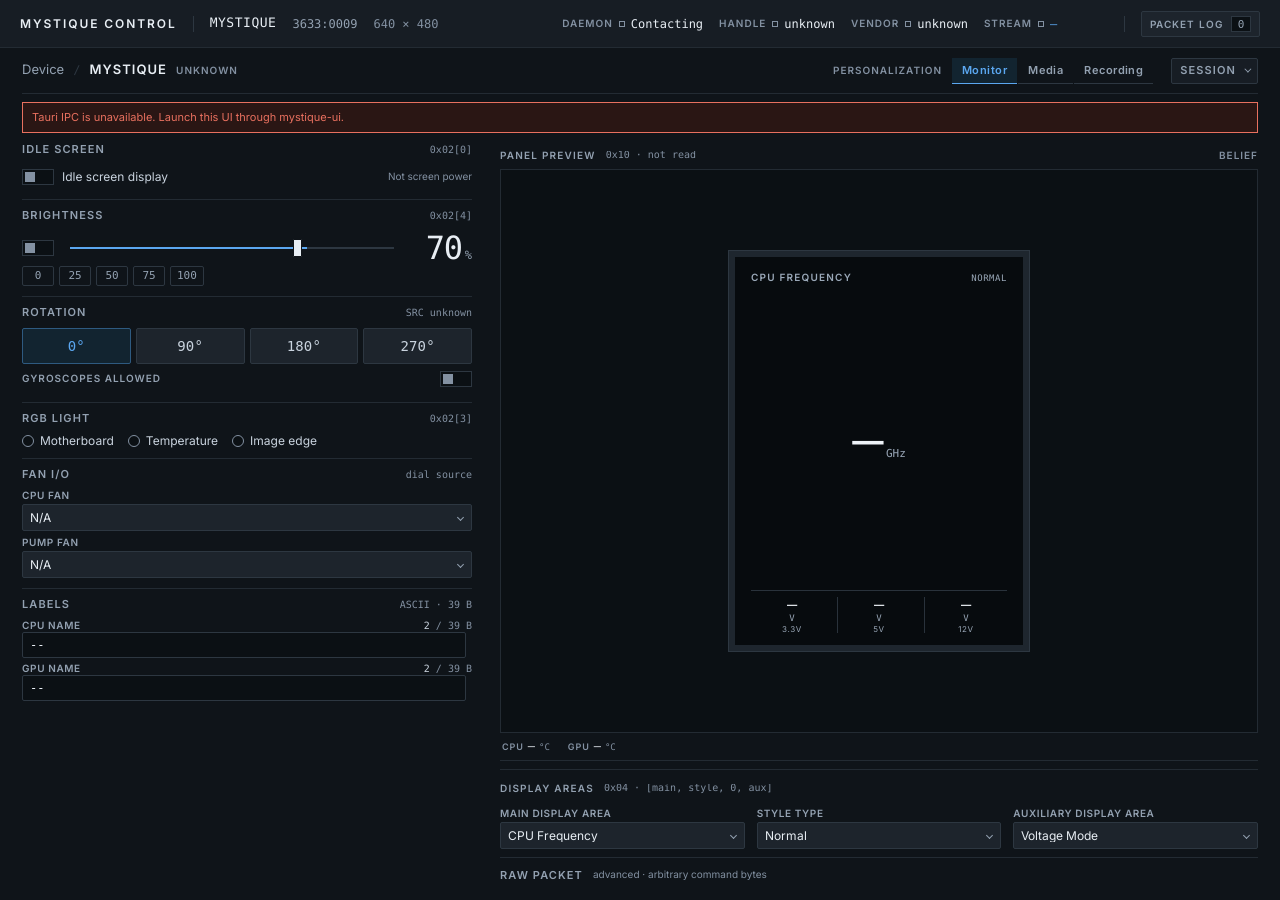
<file: rust/apps/mystique-ui/ui/index.html>
<!doctype html>
<html lang="en">
<head>
<meta charset="utf-8"><meta name="viewport" content="width=device-width, initial-scale=1"><meta name="color-scheme" content="dark">
<title>MYSTIQUE Control</title>
<link rel="stylesheet" href="styles/fonts.css"><link rel="stylesheet" href="styles/base.css"><link rel="stylesheet" href="styles/layout.css"><link rel="stylesheet" href="styles/controls.css"><link rel="stylesheet" href="styles/preview.css"><link rel="stylesheet" href="styles/log.css">
<script type="module" src="js/app.js"></script>
</head>
<body>
<header class="statusbar">
  <span class="brand">MYSTIQUE CONTROL</span>
  <span class="vsep"></span>
  <span class="ident-name">MYSTIQUE</span>
  <span class="ident-vid">3633:0009</span>
  <span class="ident-vid dim">640 × 480</span>
  <span class="grow"></span>
  <div class="indic"><span class="sk">DAEMON</span><span class="lamp" id="daemon-dot"></span><span class="iv" id="daemon-status">Contacting</span></div>
  <div class="indic"><span class="sk">HANDLE</span><span class="lamp" id="handle-dot"></span><span class="iv" id="conn-device-open">unknown</span></div>
  <div class="indic"><span class="sk" title="MystiqueService — the vendor driver">VENDOR</span><span class="lamp" id="service-dot"></span><span class="iv" id="conn-service-running">unknown</span></div>
  <div class="indic" id="stream-badge"><span class="sk">STREAM</span><span class="lamp" id="stream-dot"></span><span class="iv" id="stream-word">—</span></div>
  <span class="vsep"></span>
  <button class="logtoggle" type="button" id="btn-log-toggle" aria-expanded="false" aria-controls="log-drawer">
    <span class="sk">PACKET LOG</span><span class="badge" id="log-badge">0</span>
  </button>
</header>
<main class="page">
  <header class="devicehead">
    <div class="crumb">
      <span class="crumb-a">Device</span><span class="crumb-sep">/</span><span class="crumb-b">MYSTIQUE</span>
      <span class="crumb-state" id="conn-device-present">unknown</span>
    </div>
    <div class="headright">
      <div class="modebox">
        <span class="sk">PERSONALIZATION</span>
        <div class="modeseg" id="mode-seg" role="group" aria-label="Personalization mode">
          <button type="button" id="mode-monitor-btn" data-mode="monitor" aria-pressed="true">Monitor</button><button type="button" id="mode-media-btn" data-mode="media" aria-pressed="false">Media</button><button type="button" id="mode-recording-btn" data-mode="recording" aria-pressed="false">Recording</button>
        </div>
      </div>
      <details class="session" id="session-details">
        <summary><span class="sk">SESSION</span></summary>
        <div class="sessionpanel">
          <p class="sdetail" id="daemon-detail">Opening the control socket.</p>
          <div class="srow">
            <span class="sk">SOCKET</span><span class="mono endpoint" id="daemon-endpoint">\\.\pipe\mystique-control-v1</span>
            <span class="dim child" id="daemon-child">—</span>
            <span class="grow"></span><button class="key sm" type="button" id="btn-refresh" title="Read 0x10 now">Status</button>
          </div>
          <div class="srow actions">
            <button class="key" type="button" id="btn-open">Open</button>
            <button class="key" type="button" id="btn-close">Release</button>
            <button class="key" type="button" id="btn-stop-service">Stop vendor</button>
            <button class="key" type="button" id="btn-start-service">Start vendor</button>
            <button class="key" type="button" id="btn-daemon-retry">Reconnect</button>
            <button class="key danger" type="button" id="btn-daemon-stop" disabled>Stop daemon</button>
          </div>
          <div class="srow">
            <span class="sk">LAST</span><span class="dim" id="conn-device-info">no device action</span>
            <span class="sk">ERR</span><b class="dim" id="conn-last-error">none</b>
            <details class="svcout" id="conn-service-details"><summary>sc.exe</summary><pre id="conn-service-output">no output</pre></details>
          </div>
          <div class="srow">
            <span class="sk">STREAM</span>
            <button class="key sm" type="button" id="btn-stream-start">Start</button>
            <button class="key sm" type="button" id="btn-stream-stop">Stop</button>
            <span class="miss mono" id="stream-missing">MISSING —</span>
            <span class="errchip" id="stream-error-note" hidden>—</span>
          </div>
          <div class="srow">
            <span class="sk">SOURCE</span><span class="mono src" id="stream-source">not started</span>
            <span class="grow"></span>
            <span class="sk">FRAMES</span><span class="metric" id="stream-frames">0</span>
            <span class="sk">FAILED</span><span class="metric" id="stream-failed">0</span>
          </div>
          <div class="srow" id="stream-achieved-row" hidden>
            <span class="sk">ACHIEVED</span><span class="metric" id="stream-achieved">—</span>
          </div>
          <div class="srow">
            <span class="sk">SAMPLE</span><span class="metric" id="stream-sample">0.0</span>
            <span class="sk">XFER</span><span class="metric" id="stream-transfer">0.0</span>
            <span class="sk">MAX</span><span class="metric" id="stream-max">0.0</span>
            <span class="unit">MS</span>
          </div>
          <div class="srow"><div class="sitmsg warn" id="daemon-conflict" hidden><b>Two owners</b><span id="daemon-conflict-text"></span></div><div class="sitmsg warn" id="conn-service-warning" hidden><b>Vendor service holds the device</b><span>stop it to open</span></div></div>
          <p class="sitmsg err" id="conn-error" role="alert" hidden></p>
          <p class="err" id="stream-error" role="alert" hidden></p>
          <div class="srow">
            <span class="sk">STARTUP</span>
            <label class="switch small"><input id="startup-enabled" type="checkbox" aria-label="Start with system"><span class="track" aria-hidden="true"><span class="thumb"></span></span></label>
            <span class="rowlabel">Start with system</span>
            <label class="switch small"><input id="startup-minimized" type="checkbox" aria-label="Start minimized to tray"><span class="track" aria-hidden="true"><span class="thumb"></span></span></label>
            <span class="rowlabel">Minimized to tray</span>
          </div>
          <p class="err" id="startup-error" role="alert" hidden></p>
        </div>
      </details>
    </div>
  </header>
  <p id="app-error" class="app-error" role="alert" hidden></p>
  <section class="body" id="device-body" data-mode="monitor">
    <aside class="settings" aria-label="Device settings">
      <section class="group" data-modes="monitor">
        <div class="gh"><h2>Idle screen</h2><span class="meta">0x02[0]</span></div>
        <div class="switchrow">
          <label class="switch small"><input id="idle-screen" type="checkbox" aria-label="Idle screen display"><span class="track" aria-hidden="true"><span class="thumb"></span></span></label>
          <label class="rowlabel" for="idle-screen">Idle screen display</label>
          <span class="note-inline">Not screen power</span>
        </div>
        <p class="err smallerr" id="idle-error" role="alert" hidden></p>
      </section>
      <section class="group" data-modes="monitor">
        <div class="gh"><h2>Brightness</h2><span class="meta">0x02[4]</span></div>
        <div class="brirange">
          <label class="switch small" title="Screen on or off"><input id="screen-toggle" type="checkbox" aria-label="Screen on"><span class="track" aria-hidden="true"><span class="thumb"></span></span></label>
          <div class="slide"><div class="rail"></div><div class="fill" id="brightness-fill"></div><input id="brightness-slider" type="range" min="0" max="100" step="1" value="70" aria-label="Screen brightness"></div>
          <div class="brinum"><span id="brightness-value">70</span><i>%</i></div>
        </div>
        <div class="presets" role="group" aria-label="Brightness presets">
          <button class="preset" type="button" id="brightness-preset-0" data-brightness="0">0</button><button class="preset" type="button" id="brightness-preset-25" data-brightness="25">25</button><button class="preset" type="button" id="brightness-preset-50" data-brightness="50">50</button><button class="preset" type="button" id="brightness-preset-75" data-brightness="75">75</button><button class="preset" type="button" id="brightness-preset-100" data-brightness="100">100</button>
        </div>
        <div class="line" id="screen-line" hidden><span id="screen-state"></span></div>
        <p class="err smallerr" id="brightness-error" role="alert" hidden></p>
      </section>
      <section class="group" data-modes="monitor">
        <div class="gh"><h2>Rotation</h2><span class="meta">SRC <span id="conn-rotation-source">unknown</span></span></div>
        <div class="rotkeys" role="group" aria-label="Screen rotation">
          <button class="rotkey" type="button" id="rotation-btn-0" data-rotation="0" aria-pressed="true">0°</button><button class="rotkey" type="button" id="rotation-btn-1" data-rotation="1" aria-pressed="false">90°</button><button class="rotkey" type="button" id="rotation-btn-2" data-rotation="2" aria-pressed="false">180°</button><button class="rotkey" type="button" id="rotation-btn-3" data-rotation="3" aria-pressed="false">270°</button>
        </div>
        <div class="gyroline"><span class="sk">Gyroscopes allowed</span><label class="switch small"><input id="gyro-toggle" type="checkbox" aria-label="Gyroscopes are allowed"><span class="track" aria-hidden="true"><span class="thumb"></span></span></label></div>
        <div class="line"><span class="warn" id="rotation-warn" hidden>GYRO ON — ROTATION IGNORED</span></div>
        <p class="err smallerr" id="rotation-error" role="alert" hidden></p>
      </section>
      <section class="group" data-modes="monitor">
        <div class="gh"><h2>RGB light</h2><span class="meta">0x02[3]</span></div>
        <div class="radios" role="radiogroup" aria-label="Lighting source">
          <label><input type="radio" name="rgb-mode" id="rgb-mode-motherboard" value="motherboard"><span>Motherboard</span></label>
          <label><input type="radio" name="rgb-mode" id="rgb-mode-temperature" value="temperature"><span>Temperature</span></label>
          <label><input type="radio" name="rgb-mode" id="rgb-mode-edge" value="edge"><span>Image edge</span></label>
        </div>
        <p class="err smallerr" id="rgb-error" role="alert" hidden></p>
      </section>
      <section class="group" data-modes="monitor">
        <div class="gh"><h2>Fan I/O</h2><span class="meta">dial source</span></div>
        <div class="field"><label for="io-cpu">CPU fan</label><div class="selwrap"><select id="io-cpu"><option value="none">N/A</option><option value="cpu">CPU</option><option value="pump">AIO Pump</option></select></div></div>
        <div class="field"><label for="io-pump">Pump fan</label><div class="selwrap"><select id="io-pump"><option value="none">N/A</option><option value="cpu">CPU</option><option value="pump">AIO Pump</option></select></div></div>
        <p class="err smallerr" id="fanio-error" role="alert" hidden></p>
      </section>
      <section class="group" data-modes="media">
        <div class="gh"><h2>Image / GIF</h2><span class="meta">single slot</span></div>
        <div class="tiles"><button class="tile plus" type="button" id="btn-pick-image" aria-label="Choose an image or GIF">+</button><div class="tile file" id="image-path">No file selected</div></div>
        <div class="line"><span class="dim" id="media-kind">PNG or GIF</span></div>
      </section>
      <section class="group" data-modes="media">
        <div class="gh"><h2>Image switch</h2><span class="meta">0x07</span></div>
        <div class="radios" role="group" aria-label="Image switch time"><label><input type="radio" name="media-time" id="media-time-0" value="0" checked><span>3 s</span></label><label><input type="radio" name="media-time" id="media-time-1" value="1"><span>5 s</span></label><label><input type="radio" name="media-time" id="media-time-2" value="2"><span>7 s</span></label></div>
        <div class="radios" role="group" aria-label="Image switch animation"><label><input type="radio" name="media-animation" id="media-animation-0" value="0" checked><span>Split</span></label><label><input type="radio" name="media-animation" id="media-animation-1" value="1"><span>Scroll</span></label><label><input type="radio" name="media-animation" id="media-animation-2" value="2"><span>Fade</span></label></div>
        <p class="err smallerr" id="media-error" role="alert" hidden></p>
      </section>
      <section class="group" data-modes="media">
        <div class="gh"><h2>Edge picking</h2><span class="meta">LED</span></div>
      </section>
      <section class="group" data-modes="media">
        <div class="gh"><h2>Erase</h2><span class="meta">0x14</span></div>
        <button class="key danger wide" type="button" id="btn-return-dashboard">Return to dashboard</button>
        <div class="line warn" id="dashboard-state">Deletes the stored image or GIF. No undo.</div>
        <div class="confirmbox" id="dashboard-confirm-box" hidden><label class="checkrow"><input id="dashboard-confirm" type="checkbox"><span>Stored content is deleted</span></label><button class="key danger wide" type="button" id="btn-dashboard-erase" disabled>Erase and return</button></div>
        <div class="rowend"><button class="key" type="button" id="btn-erase-images">Erase stored</button><span class="line mono" id="dashboard-report">last —</span></div>
        <div class="line mono" id="erase-message">0x14 · empty payload</div>
        <p class="err smallerr" id="dashboard-error" role="alert" hidden></p>
        <p class="err smallerr" id="erase-error" role="alert" hidden></p>
      </section>
      <section class="group" data-modes="monitor media recording">
        <div class="gh"><h2>Labels</h2><span class="meta">ASCII · 39 B</span></div>
        <div class="lfield"><div class="lhead"><label for="label-cpu">CPU name</label><span class="count" id="cpu-counter"><span class="n" id="cpu-count">2</span> / 39 B</span></div><div class="lrow"><input id="label-cpu" type="text" maxlength="39" value="--" spellcheck="false" autocomplete="off"><div class="selwrap pickwrap" id="cpu-pick-wrap" hidden><select id="label-cpu-pick" data-pick="label" aria-label="Detected CPU names"><option value="" disabled selected>Detected</option></select></div></div><p class="err smallerr" id="cpu-label-error" hidden></p></div>
        <div class="lfield"><div class="lhead"><label for="label-gpu">GPU name</label><span class="count" id="gpu-counter"><span class="n" id="gpu-count">2</span> / 39 B</span></div><div class="lrow"><input id="label-gpu" type="text" maxlength="39" value="--" spellcheck="false" autocomplete="off"><div class="selwrap pickwrap" id="gpu-pick-wrap" hidden><select id="label-gpu-pick" data-pick="label" aria-label="Detected GPU names"><option value="" disabled selected>Detected</option></select></div></div><p class="err smallerr" id="gpu-label-error" hidden></p></div>
        <p class="err smallerr" id="labels-error" role="alert" hidden></p>
      </section>
      <section class="group" data-modes="recording">
        <div class="gh"><h2>Recording</h2><span class="meta">0x05</span></div>
        <label class="checkrow"><input id="record-freq" type="checkbox" checked><span>CPU frequency graph</span><span class="bit">0x05[0]</span></label>
        <label class="checkrow"><input id="record-temp" type="checkbox" checked><span>CPU temperature graph</span><span class="bit">0x05[1]</span></label>
        <div class="line dim">A redraw frame follows each change.</div>
        <p class="err smallerr" id="recording-error" role="alert" hidden></p>
      </section>
    </aside>
    <section class="stage" aria-label="Panel">
      <section class="previewplate">
        <div class="ph"><span class="ttl">Panel preview</span><span class="meta" id="conn-mode">0x10 · not read</span><span class="tag">BELIEF</span></div>
        <div class="previewstage">
          <div class="panel" id="preview-screen" data-view="monitor" data-orient="portrait">
            <div class="ps-monitor">
              <div class="ps-head"><span class="ps-label" id="preview-label">CPU FREQUENCY</span><span class="ps-style" id="preview-style">NORMAL</span></div>
              <div class="ps-main"><span id="preview-value">—</span><span class="ps-unit" id="preview-unit">GHz</span></div>
              <div class="ps-main ps-dual" id="preview-main2" hidden><span class="ps-label2" id="preview-label2">PUMP RPM</span><span class="ps-num2"><span id="preview-value2">—</span><span class="ps-unit" id="preview-unit2">RPM</span></span></div>
              <div class="ps-aux"><div class="ps-cell" id="preview-cell-1"><b id="preview-v1">—</b><i id="preview-u1">V</i><span id="preview-k1">3.3V</span></div><div class="ps-cell" id="preview-cell-2"><b id="preview-v2">—</b><i id="preview-u2">V</i><span id="preview-k2">5V</span></div><div class="ps-cell" id="preview-cell-3"><b id="preview-v3">—</b><i id="preview-u3">V</i><span id="preview-k3">12V</span></div></div>
            </div>
            <div class="ps-media" id="preview-media"><img id="panel-media" alt=""><span id="panel-media-empty">NO MEDIA</span></div>
            <div class="ps-recording">
              <div class="rec" id="rec-freq-block"><div class="rech"><span>CPU</span><b id="rec-freq">— GHz</b></div><svg viewBox="0 0 200 70" preserveAspectRatio="none"><polyline id="rec-freq-line" points=""></polyline></svg></div>
              <div class="rec" id="rec-temp-block"><div class="rech"><span>CPU TEMPERATURE</span><b id="rec-temp">— °C</b></div><svg viewBox="0 0 200 70" preserveAspectRatio="none"><polyline id="rec-temp-line" points=""></polyline></svg></div>
              <div class="recaxis" id="rec-axis"><span>-30 S</span><span>NOW</span></div>
            </div>
            <div class="ps-off">SCREEN OFF</div>
          </div>
        </div>
        <div class="pfoot"><span class="psens" id="preview-cpu"><span>CPU</span><b id="preview-cpu-value">—</b><i>°C</i></span><span class="psens" id="preview-gpu"><span>GPU</span><b id="preview-gpu-value">—</b><i>°C</i></span></div>
      </section>
      <section class="areas" data-modes="monitor">
        <div class="ph"><span class="ttl">Display areas</span><span class="meta">0x04 · [main, style, 0, aux]</span></div>
        <div class="areasbody">
          <div class="field"><label for="area-main">Main display area</label><div class="selwrap"><select id="area-main"><option value="0">CPU Frequency</option><option value="1">Time</option><option value="2">Pump Speed</option><option value="3">CPU FanSpeed</option><option value="4">CPU FanSpeed + Pump Speed</option><option value="5">Temperature</option></select></div></div>
          <div class="field" id="area-style-row"><label for="area-style">Style type</label><div class="selwrap"><select id="area-style"><option value="0">Normal</option><option value="1">Ring</option><option value="2">Stopwatch</option></select></div></div>
          <div class="field"><label for="area-aux">Auxiliary display area</label><div class="selwrap"><select id="area-aux"><option value="0">Voltage Mode</option><option value="1">System Monitor</option><option value="2">Core Data</option></select></div></div>
        </div>
        <p class="err" id="areas-error" role="alert" hidden></p>
      </section>
      <section class="mediacan" data-modes="media">
        <div class="ph"><span class="ttl">Upload plan</span></div>
        <div class="mediabody">
          <div class="planleft">
            <div class="fitrow"><label for="upload-fit">Fit</label><div class="selwrap"><select id="upload-fit"><option value="cover">Cover - crop to fill</option><option value="contain">Contain - letterbox</option></select></div></div>
            <div class="plan3"><div><span>FRAMES</span><b id="upload-plan-frames">—</b></div><div><span>BYTES</span><b id="upload-plan-bytes">—</b></div><div><span>CHUNKS</span><b id="upload-plan-chunks">—</b></div></div>
            <div id="upload-plan" hidden>
              <div class="prow"><span>Kind</span><b id="upload-plan-kind">—</b></div><div class="prow"><span>Size</span><b id="upload-plan-size">—</b></div><div class="prow"><span>Commands</span><b id="upload-plan-commands">—</b></div><div class="prow"><span>Content id</span><b class="mono" id="upload-plan-content-id">—</b></div>
              <details id="upload-plan-details"><summary>PACKETS</summary><ol id="upload-plan-command-list"></ol></details>
            </div>
            <div class="line" id="upload-confirm-copy">Plan first, then confirm.</div>
          </div>
          <div class="planright">
            <figure id="upload-preview-box" hidden><img id="upload-preview" alt=""><figcaption id="upload-preview-note"></figcaption></figure>
            <label class="checkrow"><input id="upload-confirm" type="checkbox"><span>Replace the stored image on the panel</span></label>
            <button class="key primary wide" type="button" id="btn-upload" disabled>Upload</button>
            <div class="line" id="upload-message"></div>
            <p class="err smallerr" id="upload-error" role="alert" hidden></p>
          </div>
        </div>
      </section>
      <details class="raw" id="raw-details">
        <summary><span class="sk">RAW PACKET</span><span class="rawsum">advanced · arbitrary command bytes</span></summary>
        <div class="rawbody">
          <p class="rawwarn" id="raw-warning">Unknown commands can change device state. 0xA1 starts a panel test pattern sustained by traffic. No example bytes are loaded; you supply every byte.</p>
          <div class="rawform">
            <label>CMD<input id="raw-command" type="text" inputmode="text" autocomplete="off" spellcheck="false" placeholder="hex"></label>
            <label>PIPE<select id="raw-pipe"><option value="">choose</option><option value="init">init</option><option value="data">data</option></select></label>
            <label class="rawpayload">PAYLOAD<input id="raw-payload" type="text" autocomplete="off" spellcheck="false" placeholder="hex bytes"></label>
            <button class="key" type="button" id="btn-raw-dry">Dry run</button>
            <button class="key primary" type="button" id="btn-raw-send">Send</button>
          </div>
          <div class="rawout">
            <div class="rawline"><span class="sk">PACKET</span><pre id="raw-packet">—</pre></div>
            <div class="rawline"><span class="sk">RESULT</span><span id="raw-result">—</span><span class="rawstatus" id="raw-status"></span></div>
            <pre id="raw-reply"></pre>
            <p class="err smallerr" id="raw-error" role="alert" hidden></p>
          </div>
        </div>
      </details>
    </section>
  </section>
</main>
<aside class="logdrawer" id="log-drawer" hidden aria-label="Packet log">
  <div class="loghead"><span class="ttl">Packet log</span><span class="loglive"><span class="lamp" id="log-live-dot"></span><span id="log-live-word">LIVE</span></span><span class="grow"></span><button class="key sm" type="button" id="btn-log-close">Close</button></div>
  <div class="logcols"><span>Time</span><span>Cmd</span><span>Payload</span><span></span><span>Res</span></div>
  <div class="logscroll" id="log-scroll" tabindex="0" role="region" aria-label="Packet log"><ol id="packet-log"></ol><p class="logempty" id="log-empty">NO PACKETS</p></div>
  <div class="logfoot"><button class="logbtn" type="button" id="btn-log-follow">FOLLOW <b id="log-follow-word">ON</b></button><button class="logbtn" type="button" id="btn-clear-log">CLEAR</button></div>
</aside>
</body>
</html>
</file>
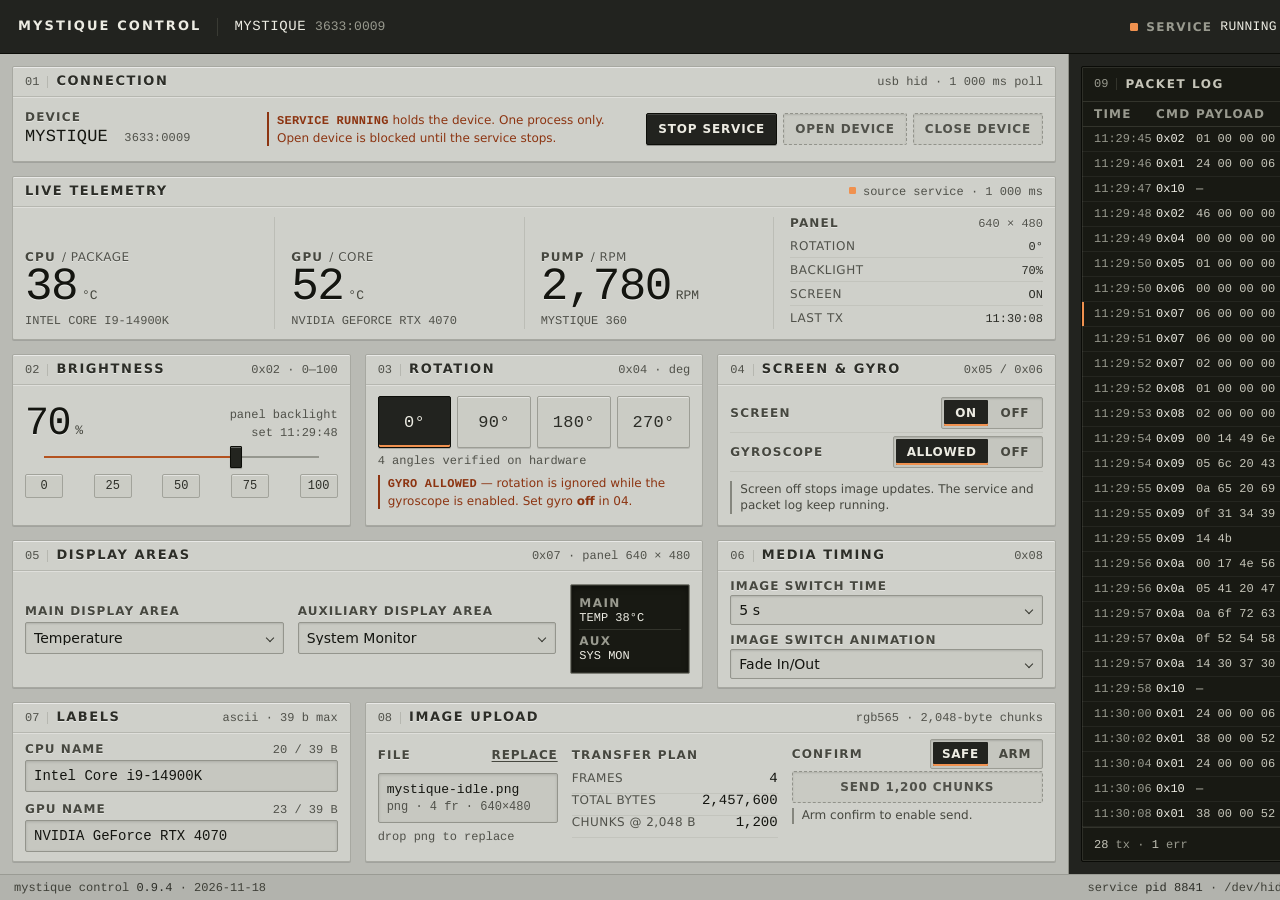
<file: design/directions/b-instrument-console.html>
<!doctype html>
<html lang="en">
<head>
<meta charset="utf-8">
<title>Mystique Control — instrument console</title>
<style>
  :root{
    --chassis:#B9BAB4;
    --plate:#CFD0CA;
    --plate-2:#C8C9C3;
    --well:#C7C8C1;
    --ink:#141510;
    --ink-2:#2C2D27;
    --label:#46473F;
    --label-2:#50514A;
    --hair:#A7A8A1;
    --hair-2:#B6B7B0;
    --sig:#8C3411;
    --sig-line:#B4521F;
    --sig-key:#F0914F;
    --dark:#22231F;
    --dark-2:#181913;
    --dark-line:#33342C;
    --on-dark:#EDECE3;
    --on-dark-2:#C6C5B9;
    --on-dark-3:#999A8F;
    --sig-dark:#F0914F;
    --sans:"Segoe UI Variable Text","Segoe UI",Inter,system-ui,-apple-system,sans-serif;
    --mono:"Cascadia Mono",Consolas,"SFMono-Regular",ui-monospace,monospace;
  }
  *{box-sizing:border-box}
  html,body{width:1440px;height:900px;margin:0;overflow:hidden;background:var(--chassis)}
  body{
    font-family:var(--sans);font-size:14px;color:var(--ink);
    -webkit-font-smoothing:antialiased;text-rendering:geometricPrecision;
  }
  button,input,select{font:inherit;color:inherit}
  button{cursor:pointer}
  :focus-visible{outline:2px solid var(--sig);outline-offset:2px}
  .app{width:1440px;height:900px;display:grid;grid-template-rows:54px minmax(0,1fr) 26px}

  /* ---------- top rail ---------- */
  .statusbar{
    background:var(--dark);color:var(--on-dark);
    display:flex;align-items:center;gap:16px;padding:0 18px;
    border-bottom:1px solid #0C0D08;min-width:0;
  }
  .brand{
    font:600 13px/1 var(--sans);letter-spacing:.16em;text-transform:uppercase;
    color:var(--on-dark);white-space:nowrap;
  }
  .vsep{width:1px;height:18px;background:#3A3B34;flex:none}
  .ident{display:flex;align-items:baseline;gap:9px;white-space:nowrap}
  .ident-name{font:14px/1 var(--mono);letter-spacing:.04em;color:var(--on-dark)}
  .ident-vid{font:13px/1 var(--mono);color:var(--on-dark-3)}
  .sk{
    font:600 12px/1 var(--sans);letter-spacing:.11em;text-transform:uppercase;
    color:var(--on-dark-3);
  }
  .grow{flex:1}
  .indic{display:flex;align-items:center;gap:8px;white-space:nowrap}
  .indic .iv{font:13px/1 var(--mono);letter-spacing:.02em;color:var(--on-dark)}
  .indic .iv.dim{color:var(--on-dark-2)}
  .lamp{
    width:8px;height:8px;flex:none;background:transparent;
    border:1px solid #7C7D73;border-radius:1px;display:inline-block;
  }
  .lamp.on{background:var(--sig-dark);border-color:var(--sig-dark)}
  .lamp.sm{width:7px;height:7px;margin-right:7px;vertical-align:1px}

  /* ---------- console frame ---------- */
  .console{display:grid;grid-template-columns:minmax(0,1fr) 372px;min-height:0;background:var(--chassis)}
  .deck{
    display:grid;
    grid-template-columns:repeat(3,minmax(0,1fr));
    grid-template-rows:96px 164px 172px 148px minmax(0,1fr);
    gap:14px;padding:12px;
    min-height:0;min-width:0;
  }
  .plate{
    background:var(--plate);border:1px solid var(--hair);border-radius:2px;
    box-shadow:inset 0 1px 0 rgba(255,255,255,.55), 0 1px 0 rgba(0,0,0,.13);
    display:flex;flex-direction:column;min-width:0;min-height:0;
  }
  .conn{grid-column:1/-1}
  .tele{grid-column:1/-1}
  .bright{grid-column:1}
  .rotp{grid-column:2}
  .scrp{grid-column:3}
  .disp{grid-column:1/3}
  .media{grid-column:3}
  .lab{grid-column:1}
  .upload{grid-column:2/4}

  /* ---------- plate chrome ---------- */
  .ph{
    flex:none;height:30px;display:flex;align-items:center;gap:8px;padding:0 12px;
    border-bottom:1px solid var(--hair-2);box-shadow:0 1px 0 rgba(255,255,255,.32);
    min-width:0;overflow:hidden;
  }
  .ph .idx{
    font:12px/1 var(--mono);color:var(--label-2);
    padding-right:8px;border-right:1px solid var(--hair-2);
  }
  .ph .ttl{
    font:600 13px/1 var(--sans);letter-spacing:.12em;text-transform:uppercase;
    color:var(--ink-2);text-shadow:0 1px 0 rgba(255,255,255,.55);
    white-space:nowrap;
  }
  .ph .meta{
    margin-left:auto;font:12px/1 var(--mono);color:var(--label-2);
    white-space:nowrap;overflow:hidden;text-overflow:ellipsis;padding-left:8px;
  }
  .pb{padding:11px 12px;flex:1;min-height:0;display:flex;flex-direction:column;min-width:0}
  .micro{
    font:600 12px/1.2 var(--sans);letter-spacing:.1em;text-transform:uppercase;
    color:var(--label);text-shadow:0 1px 0 rgba(255,255,255,.45);white-space:nowrap;
  }
  .dimtxt{color:var(--label-2)}
  .num{font-family:var(--mono);font-variant-numeric:tabular-nums;letter-spacing:-.02em}

  /* ---------- physical keys ---------- */
  .key{
    height:32px;padding:0 11px;border:1px solid #8D8E86;border-radius:2px;
    background:#D9DAD4;color:var(--ink-2);
    font:600 12px/1 var(--sans);letter-spacing:.07em;text-transform:uppercase;
    box-shadow:inset 0 1px 0 rgba(255,255,255,.7), 0 1px 0 rgba(0,0,0,.16);
    white-space:nowrap;-webkit-user-select:none;user-select:none;
  }
  .key:hover{background:#DFE0DA}
  .key:active{transform:translateY(1px);box-shadow:inset 0 1px 2px rgba(0,0,0,.28)}
  .key.dark{background:var(--dark);border-color:#0D0E09;color:var(--on-dark);box-shadow:inset 0 1px 0 rgba(255,255,255,.14),0 1px 0 rgba(0,0,0,.3)}
  .key.dark:hover{background:#2B2C26}
  .key:disabled,.key[disabled]{
    background:#C9CAC3;border:1px dashed #92938B;color:var(--label-2);
    box-shadow:inset 0 1px 2px rgba(0,0,0,.13);cursor:not-allowed;transform:none;
  }
  .key.dark:disabled{
    background:#C9CAC3;border:1px dashed #92938B;color:var(--label-2);
    box-shadow:inset 0 1px 2px rgba(0,0,0,.13);
  }
  .key.wide{width:100%}

  /* ---------- 01 connection ---------- */
  .conn-body{
    flex:1;min-height:0;display:grid;
    grid-template-columns:224px minmax(0,1fr) auto;
    align-items:center;gap:18px;padding:8px 12px;
  }
  .conn-id{display:flex;flex-direction:column;gap:4px;min-width:0}
  .devline{font:17px/1.1 var(--mono);color:var(--ink);letter-spacing:.01em}
  .devline span{font-size:12px;color:var(--label-2);margin-left:6px}
  .conn-actions{display:flex;gap:6px;align-items:center}

  .note{
    display:flex;gap:8px;align-items:stretch;min-width:0;
    font:12px/1.38 var(--sans);color:var(--label);
  }
  .note .bar{width:2px;flex:none;background:#85867E}
  .note p{margin:0;min-width:0}
  .note b{font-weight:600;color:var(--ink-2)}
  .note b.m{font-family:var(--mono);letter-spacing:.02em}
  .note.warn .bar{background:var(--sig)}
  .note.warn{color:var(--sig)}
  .note.warn b{color:var(--sig)}
  .note.warn .dimtxt{color:var(--sig);opacity:1}
  .note.quiet{color:var(--label)}
  .note.quiet b{color:var(--ink-2)}
  .note.tight{font-size:12px;line-height:1.3}

  /* ---------- live telemetry ---------- */
  .tele-body{
    flex:1;min-height:0;display:grid;
    grid-template-columns:1fr 1fr 1fr 270px;
    align-items:stretch;padding:10px 12px;
  }
  .gauge{
    display:flex;flex-direction:column;justify-content:flex-end;
    min-width:0;padding:0 16px 2px 0;
  }
  .gauge + .gauge{border-left:1px solid #BCBDB6;padding-left:16px}
  .gl{
    font:600 12px/1 var(--sans);letter-spacing:.1em;text-transform:uppercase;
    color:var(--label);text-shadow:0 1px 0 rgba(255,255,255,.45);
    display:flex;gap:6px;align-items:baseline;white-space:nowrap;
  }
  .gl span{font-weight:400;letter-spacing:.04em;color:var(--label-2)}
  .gv{
    display:flex;align-items:baseline;gap:5px;margin-top:5px;
    font:46px/.86 var(--mono);letter-spacing:-.035em;color:var(--ink);
    font-variant-numeric:tabular-nums;text-shadow:0 1px 0 rgba(255,255,255,.55);
    white-space:nowrap;
  }
  .gv .gu{font-size:13px;letter-spacing:0;color:var(--label);text-shadow:none}
  .gs{
    margin-top:7px;font:12px/1 var(--mono);color:var(--label-2);
    white-space:nowrap;overflow:hidden;text-overflow:ellipsis;
  }
  .psum{
    border-left:1px solid #BCBDB6;padding-left:16px;display:flex;flex-direction:column;
    justify-content:flex-end;gap:3px;min-width:0;
  }
  .psum-h{
    display:flex;justify-content:space-between;gap:10px;align-items:baseline;
    font:600 12px/1 var(--sans);letter-spacing:.1em;text-transform:uppercase;
    color:var(--label);margin-bottom:4px;text-shadow:0 1px 0 rgba(255,255,255,.45);
  }
  .psum-h span{font:12px/1 var(--mono);letter-spacing:0;text-transform:none;color:var(--label-2)}
  .prow{
    display:flex;justify-content:space-between;gap:10px;align-items:baseline;
    border-bottom:1px solid #C3C4BD;padding:3px 0 4px;
  }
  .prow:last-child{border-bottom:0}
  .prow span{font:12px/1 var(--sans);letter-spacing:.05em;text-transform:uppercase;color:var(--label-2)}
  .prow b{font:12px/1 var(--mono);font-weight:400;color:var(--ink-2);font-variant-numeric:tabular-nums}

  /* ---------- 02 brightness ---------- */
  .bri-top{display:flex;align-items:flex-end;justify-content:space-between;gap:10px;height:46px}
  .bri-num{display:flex;align-items:baseline;gap:5px}
  .bri-num span:first-child{
    font:40px/.85 var(--mono);letter-spacing:-.035em;color:var(--ink);
    font-variant-numeric:tabular-nums;text-shadow:0 1px 0 rgba(255,255,255,.55);
  }
  .bri-num .unit{font:13px/1 var(--mono);color:var(--label)}
  .bri-side{text-align:right;font:12px/1.45 var(--mono);color:var(--label-2);white-space:nowrap}
  .slide{height:26px;position:relative;margin-top:2px;flex:none}
  .rail{position:absolute;left:19px;right:19px;top:12px;height:2px;background:#96978F}
  .fill{position:absolute;left:19px;top:12px;height:2px;background:var(--sig-line)}
  .slide input[type=range]{
    position:absolute;left:13px;right:13px;top:0;width:auto;height:26px;margin:0;
    background:transparent;-webkit-appearance:none;appearance:none;
  }
  .slide input[type=range]::-webkit-slider-runnable-track{height:26px;background:transparent;border:0}
  .slide input[type=range]::-webkit-slider-thumb{
    -webkit-appearance:none;width:12px;height:22px;margin-top:2px;
    background:#23241F;border:1px solid #0C0D08;border-radius:1px;
    box-shadow:inset 0 1px 0 rgba(255,255,255,.3),0 1px 1px rgba(0,0,0,.25);
  }
  .slide input[type=range]::-moz-range-track{height:2px;background:transparent}
  .slide input[type=range]::-moz-range-thumb{
    width:12px;height:22px;border-radius:1px;background:#23241F;border:1px solid #0C0D08;
  }
  .presets{display:flex;justify-content:space-between;align-items:center;margin-top:4px;padding:0}
  .preset{
    height:24px;width:38px;padding:0;border:1px solid #A2A39B;border-radius:2px;
    background:#CBCCC5;color:var(--ink-2);
    font:12px/1 var(--mono);font-variant-numeric:tabular-nums;
    box-shadow:inset 0 1px 0 rgba(255,255,255,.45);
  }
  .preset:hover{background:#D4D5CE}
  .preset.on{
    background:var(--dark);border-color:#0D0E09;color:var(--on-dark);
    box-shadow:inset 0 -2px 0 var(--sig-key),inset 0 1px 0 rgba(255,255,255,.12);
  }

  /* ---------- 03 rotation ---------- */
  .rotkeys{display:grid;grid-template-columns:repeat(4,minmax(0,1fr));gap:6px;flex:none}
  .rotkey{
    height:52px;border:1px solid #9C9D95;border-radius:2px;background:#CBCCC5;
    color:var(--ink-2);font:17px/1 var(--mono);letter-spacing:.02em;
    box-shadow:inset 0 1px 0 rgba(255,255,255,.5),0 1px 0 rgba(0,0,0,.12);
  }
  .rotkey:hover{background:#D5D6CF}
  .rotkey.on{
    background:var(--dark);border-color:#0D0E09;color:var(--on-dark);
    box-shadow:inset 0 -2px 0 var(--sig-key),0 1px 0 rgba(0,0,0,.2);
  }
  .rot-note{margin-top:8px}
  .hwline{font:12px/1 var(--mono);color:var(--label-2);margin-top:7px}

  /* ---------- 04 screen & gyro ---------- */
  .srow{
    display:flex;align-items:center;justify-content:space-between;gap:12px;
    height:43px;border-bottom:1px solid #C3C4BD;
  }
  .srow .sl{
    font:600 12px/1 var(--sans);letter-spacing:.1em;text-transform:uppercase;
    color:var(--label);text-shadow:0 1px 0 rgba(255,255,255,.45);
  }
  .seg{
    display:inline-flex;padding:2px;gap:2px;border:1px solid #9B9C94;border-radius:2px;
    background:#C5C6BF;box-shadow:inset 0 1px 2px rgba(0,0,0,.14);flex:none;
  }
  .seg button{
    height:26px;padding:0 11px;border:0;border-radius:1px;background:transparent;
    color:var(--label);font:600 12px/1 var(--sans);letter-spacing:.05em;text-transform:uppercase;
    white-space:nowrap;
  }
  .seg button:hover{color:var(--ink)}
  .seg button.on{
    background:var(--dark);color:var(--on-dark);
    box-shadow:inset 0 -2px 0 var(--sig-key);
  }
  .seg.small button{height:24px;padding:0 9px}
  .scrp .note{margin-top:9px}

  /* ---------- 05 display areas ---------- */
  .disp-body{
    flex:1;min-height:0;display:grid;grid-template-columns:1fr 1fr 120px;
    gap:14px;align-items:center;padding:0 12px;
  }
  .dfield{min-width:0;display:flex;flex-direction:column;gap:3px}
  .dfield label,.mfield label,.lhead label{
    font:600 12px/1.2 var(--sans);letter-spacing:.09em;text-transform:uppercase;
    color:var(--label);text-shadow:0 1px 0 rgba(255,255,255,.45);white-space:nowrap;
  }
  .selwrap{position:relative;min-width:0}
  .selwrap::after{
    content:"";position:absolute;right:11px;top:calc(50% - 3px);
    width:5px;height:5px;border-right:1px solid #35362F;border-bottom:1px solid #35362F;
    transform:rotate(45deg);pointer-events:none;
  }
  select{
    -webkit-appearance:none;appearance:none;width:100%;height:32px;
    padding:0 28px 0 8px;border:1px solid #94958D;border-radius:2px;
    background:#C9CAC3;color:var(--ink);
    font:14px/1 var(--sans);box-shadow:inset 0 1px 2px rgba(0,0,0,.12);
    text-overflow:ellipsis;
  }
  select:hover{background:#CFD0C9}
  .mini{
    background:var(--dark-2);border:1px solid #7E7F77;border-radius:2px;
    box-shadow:inset 0 0 0 1px #2E2F28, inset 0 2px 6px rgba(0,0,0,.5);
    height:90px;padding:5px 8px;display:flex;flex-direction:column;justify-content:center;
  }
  .mini-cell{display:flex;flex-direction:column;gap:3px;padding:5px 0;min-width:0}
  .mini-cell:first-child{border-bottom:1px solid var(--dark-line)}
  .mini-cell span{
    font:600 12px/1 var(--sans);letter-spacing:.12em;text-transform:uppercase;
    color:var(--on-dark-3);
  }
  .mini-cell b{
    font:12px/1 var(--mono);font-weight:400;color:var(--on-dark);
    white-space:nowrap;overflow:hidden;text-overflow:ellipsis;
  }

  /* ---------- 06 media timing ---------- */
  .media-body{flex:1;min-height:0;display:flex;flex-direction:column;justify-content:center;gap:4px;padding:8px 12px}
  .mfield{display:flex;flex-direction:column;gap:2px;min-width:0}
  .mfield + .mfield{margin-top:4px}
  .mfield select{height:30px;font-size:14px}

  /* ---------- 07 labels ---------- */
  .lab-body{flex:1;min-height:0;display:flex;flex-direction:column;justify-content:space-between;padding:9px 12px}
  .lfield{display:flex;flex-direction:column;gap:4px;min-width:0}
  .lhead{display:flex;align-items:baseline;justify-content:space-between;gap:8px;min-width:0}
  .count{font:12px/1 var(--mono);color:var(--label-2);font-variant-numeric:tabular-nums;white-space:nowrap}
  .count.full{color:var(--sig);font-weight:700}
  input[type=text]{
    width:100%;height:32px;padding:0 8px;border:1px solid #93948C;border-radius:2px;
    background:#C6C7C0;color:var(--ink);font:14px/1 var(--mono);
    box-shadow:inset 0 1px 3px rgba(0,0,0,.14);
  }
  input[type=text]::selection{background:#C6A48F;color:#141510}

  /* ---------- 08 upload ---------- */
  .up-body{
    flex:1;min-height:0;display:grid;grid-template-columns:180px 206px minmax(0,1fr);
    gap:14px;padding:9px 12px;align-items:start;
  }
  .up-col{min-width:0;display:flex;flex-direction:column;gap:5px}
  .up-col > .lhead,.up-col > .micro{height:26px;display:flex;align-items:center}
  .up-col > .micro{margin-bottom:0}
  .lhead .link{
    border:0;background:none;padding:0;font:600 12px/1 var(--sans);
    letter-spacing:.07em;text-transform:uppercase;color:var(--label);
    text-decoration:underline;text-underline-offset:2px;
  }
  .lhead .link:hover{color:var(--ink)}
  .filerow{
    background:#C7C8C1;border:1px solid #93948C;border-radius:2px;
    box-shadow:inset 0 1px 3px rgba(0,0,0,.14);
    padding:5px 8px;min-height:50px;display:flex;flex-direction:column;justify-content:center;gap:3px;
    cursor:pointer;text-align:left;width:100%;
  }
  .filerow:hover{background:#CCCDC6}
  .filerow.over{background:#D6D7D0;border-color:#8C3411}
  .fname{font:13px/1.2 var(--mono);color:var(--ink);white-space:nowrap;overflow:hidden;text-overflow:ellipsis}
  .fmeta{font:12px/1.1 var(--mono);color:var(--label-2);white-space:nowrap;overflow:hidden;text-overflow:ellipsis}
  .fhint{font:12px/1 var(--mono);color:var(--label-2);margin-top:3px}
  .plan{gap:0}
  .plan .micro{margin-bottom:4px}
  .planrow{
    display:flex;align-items:baseline;justify-content:space-between;gap:8px;
    height:22px;border-bottom:1px solid #C3C4BD;
  }
  .planrow span{font:12px/1 var(--sans);letter-spacing:.04em;text-transform:uppercase;color:var(--label-2);white-space:nowrap}
  .planrow b{font:14px/1 var(--mono);font-weight:400;color:var(--ink);font-variant-numeric:tabular-nums;white-space:nowrap}
  .confirm{gap:4px}
  .confirm .lhead{height:24px}
  .confirm .note{margin-top:1px}
  .confirm .note .bar{background:#85867E}
  .confirm .note.warn .bar{background:var(--sig)}
  .sendbtn{margin-top:1px}

  /* ---------- 09 packet log ---------- */
  .logbay{background:var(--dark);padding:12px;min-height:0;min-width:0;border-left:1px solid #8B8C84}
  .logscreen{
    height:100%;display:flex;flex-direction:column;min-height:0;
    background:var(--dark-2);border:1px solid #0A0B07;border-radius:2px;
    box-shadow:inset 0 0 0 1px #2E2F28;
  }
  .loghead{
    flex:none;height:35px;display:flex;align-items:center;gap:8px;padding:0 12px;
    border-bottom:1px solid var(--dark-line);
  }
  .loghead .idx{font:12px/1 var(--mono);color:var(--on-dark-3);padding-right:8px;border-right:1px solid var(--dark-line)}
  .loghead .ttl{
    font:600 12px/1 var(--sans);letter-spacing:.13em;text-transform:uppercase;color:var(--on-dark-2);
  }
  .loghead .live{
    margin-left:auto;display:flex;align-items:center;gap:7px;
    font:600 12px/1 var(--sans);letter-spacing:.1em;text-transform:uppercase;color:var(--on-dark-2);
  }
  .logcols{
    flex:none;height:25px;display:grid;
    grid-template-columns:62px 40px minmax(0,1fr) 16px 34px;
    align-items:center;padding:0 12px;border-bottom:1px solid var(--dark-line);
    font:600 12px/1 var(--sans);letter-spacing:.1em;text-transform:uppercase;color:var(--on-dark-3);
  }
  .logcols span:last-child{text-align:right}
  .stream{flex:1;min-height:0;overflow-y:auto;overflow-x:hidden;scrollbar-width:thin;scrollbar-color:#4B4C44 var(--dark-2)}
  .stream::-webkit-scrollbar{width:8px}
  .stream::-webkit-scrollbar-track{background:var(--dark-2)}
  .stream::-webkit-scrollbar-thumb{background:#4B4C44;border-radius:0;border:2px solid var(--dark-2)}
  .lrow{
    height:25px;display:grid;grid-template-columns:62px 40px minmax(0,1fr) 16px 34px;
    align-items:center;padding:0 12px;
    font:12px/1 var(--mono);color:var(--on-dark-2);
    border-bottom:1px solid rgba(255,255,255,.055);
  }
  .lrow .lt{color:var(--on-dark-3)}
  .lrow .lc{color:var(--on-dark)}
  .lrow .lp{white-space:nowrap;overflow:hidden;text-overflow:ellipsis;color:var(--on-dark-2)}
  .lrow .la{color:var(--on-dark-3)}
  .lrow .lr{text-align:right;color:var(--on-dark)}
  .lrow.err{box-shadow:inset 2px 0 0 var(--sig-dark)}
  .lrow.err .lr,.lrow.err .la{color:var(--sig-dark)}
  .logfoot{
    flex:none;height:34px;display:flex;align-items:center;justify-content:space-between;gap:8px;
    padding:0 12px;border-top:1px solid var(--dark-line);
    font:12px/1 var(--mono);color:var(--on-dark-3);
  }
  .logfoot .cnt b{color:var(--on-dark-2);font-weight:400}
  .logtgl{
    border:0;background:none;padding:0;display:flex;align-items:center;gap:6px;
    font:600 12px/1 var(--sans);letter-spacing:.09em;text-transform:uppercase;color:var(--on-dark-3);
  }
  .logtgl b{font-weight:600;color:var(--sig-dark)}
  .logtgl:hover{color:var(--on-dark-2)}

  /* ---------- footer ---------- */
  .foot{
    background:#B2B3AD;border-top:1px solid #9A9B94;
    display:flex;align-items:center;justify-content:space-between;gap:16px;padding:0 14px;
    font:12px/1 var(--mono);color:#3E3F37;
  }
  .foot span{white-space:nowrap}
  .foot b{font-weight:400;color:var(--ink-2)}

  .hidden{position:absolute;left:-9999px;width:1px;height:1px;opacity:0}
</style>
</head>
<body>
<div class="app">

  <header class="statusbar">
    <div class="brand">Mystique Control</div>
    <div class="vsep"></div>
    <div class="ident">
      <span class="ident-name">MYSTIQUE</span>
      <span class="ident-vid">3633:0009</span>
    </div>
    <div class="grow"></div>
    <div class="indic" id="indicSvc">
      <span class="lamp on"></span>
      <span class="sk">Service</span>
      <span class="iv" id="svcVal">RUNNING</span>
    </div>
    <div class="indic" id="indicDev">
      <span class="lamp"></span>
      <span class="sk">Device</span>
      <span class="iv dim" id="devVal">CLOSED</span>
    </div>
  </header>

  <main class="console">

    <section class="deck">

      <!-- 01 connection -->
      <section class="plate conn">
        <div class="ph">
          <span class="idx">01</span>
          <span class="ttl">Connection</span>
          <span class="meta">usb hid · 1 000 ms poll</span>
        </div>
        <div class="conn-body">
          <div class="conn-id">
            <div class="micro">Device</div>
            <div class="devline">MYSTIQUE <span>3633:0009</span></div>
          </div>
          <div class="note warn" id="connNote">
            <span class="bar"></span>
            <p><b class="m">SERVICE RUNNING</b> holds the device. One process only.<br><span class="dimtxt">Open device is blocked until the service stops.</span></p>
          </div>
          <div class="conn-actions">
            <button class="key dark" id="stopSvc">Stop service</button>
            <button class="key" id="openDev" disabled>Open device</button>
            <button class="key" id="closeDev" disabled>Close device</button>
          </div>
        </div>
      </section>

      <!-- live telemetry -->
      <section class="plate tele">
        <div class="ph">
          <span class="ttl">Live telemetry</span>
          <span class="meta"><span class="lamp on sm" id="teleLamp"></span><span id="teleMeta">source service · 1 000 ms</span></span>
        </div>
        <div class="tele-body">
          <div class="gauge">
            <div class="gl">CPU <span>/ package</span></div>
            <div class="gv">38<span class="gu">°C</span></div>
            <div class="gs">INTEL CORE I9-14900K</div>
          </div>
          <div class="gauge">
            <div class="gl">GPU <span>/ core</span></div>
            <div class="gv">52<span class="gu">°C</span></div>
            <div class="gs">NVIDIA GEFORCE RTX 4070</div>
          </div>
          <div class="gauge">
            <div class="gl">Pump <span>/ rpm</span></div>
            <div class="gv">2,780<span class="gu">RPM</span></div>
            <div class="gs">MYSTIQUE 360</div>
          </div>
          <div class="psum">
            <div class="psum-h">Panel <span>640 × 480</span></div>
            <div class="prow"><span>Rotation</span><b id="psumRot">0°</b></div>
            <div class="prow"><span>Backlight</span><b id="psumBri">70%</b></div>
            <div class="prow"><span>Screen</span><b id="psumScr">ON</b></div>
            <div class="prow"><span>Last tx</span><b id="psumLast">11:30:08</b></div>
          </div>
        </div>
      </section>

      <!-- 02 brightness -->
      <section class="plate bright">
        <div class="ph">
          <span class="idx">02</span>
          <span class="ttl">Brightness</span>
          <span class="meta">0x02 · 0—100</span>
        </div>
        <div class="pb">
          <div class="bri-top">
            <div class="bri-num"><span id="briVal">70</span><span class="unit">%</span></div>
            <div class="bri-side">panel backlight<br>set 11:29:48</div>
          </div>
          <div class="slide">
            <div class="rail"></div>
            <div class="fill" id="briFill"></div>
            <input type="range" min="0" max="100" step="1" value="70" id="briRange" aria-label="Panel brightness, 0 to 100">
          </div>
          <div class="presets" id="presets" role="group" aria-label="Brightness presets">
            <button class="preset" data-b="0">0</button>
            <button class="preset" data-b="25">25</button>
            <button class="preset" data-b="50">50</button>
            <button class="preset" data-b="75">75</button>
            <button class="preset" data-b="100">100</button>
          </div>
        </div>
      </section>

      <!-- 03 rotation -->
      <section class="plate rotp">
        <div class="ph">
          <span class="idx">03</span>
          <span class="ttl">Rotation</span>
          <span class="meta">0x04 · deg</span>
        </div>
        <div class="pb">
          <div class="rotkeys" id="rotKeys" role="group" aria-label="Panel rotation">
            <button class="rotkey on" data-r="0" aria-pressed="true">0°</button>
            <button class="rotkey" data-r="90" aria-pressed="false">90°</button>
            <button class="rotkey" data-r="180" aria-pressed="false">180°</button>
            <button class="rotkey" data-r="270" aria-pressed="false">270°</button>
          </div>
          <div class="hwline">4 angles verified on hardware</div>
          <div class="note warn rot-note" id="rotNote">
            <span class="bar"></span>
            <p><b class="m">GYRO ALLOWED</b> — rotation is ignored while the gyroscope is enabled. Set gyro <b>off</b> in 04.</p>
          </div>
        </div>
      </section>

      <!-- 04 screen & gyro -->
      <section class="plate scrp">
        <div class="ph">
          <span class="idx">04</span>
          <span class="ttl">Screen &amp; gyro</span>
          <span class="meta">0x05 / 0x06</span>
        </div>
        <div class="pb" style="padding-top:9px">
          <div class="srow">
            <span class="sl">Screen</span>
            <div class="seg" id="segScreen" role="group" aria-label="Screen">
              <button data-v="1" class="on" aria-pressed="true">On</button>
              <button data-v="0" aria-pressed="false">Off</button>
            </div>
          </div>
          <div class="srow">
            <span class="sl">Gyroscope</span>
            <div class="seg" id="segGyro" role="group" aria-label="Gyroscope">
              <button data-v="1" class="on" aria-pressed="true">Allowed</button>
              <button data-v="0" aria-pressed="false">Off</button>
            </div>
          </div>
          <div class="note quiet" id="screenNote">
            <span class="bar"></span>
            <p>Screen off stops image updates. The service and packet log keep running.</p>
          </div>
        </div>
      </section>

      <!-- 05 display areas -->
      <section class="plate disp">
        <div class="ph">
          <span class="idx">05</span>
          <span class="ttl">Display areas</span>
          <span class="meta">0x07 · panel 640 × 480</span>
        </div>
        <div class="disp-body">
          <div class="dfield">
            <label for="mainArea">Main Display Area</label>
            <div class="selwrap">
              <select id="mainArea">
                <option>CPU Frequency</option>
                <option>Time</option>
                <option>Pump Speed</option>
                <option>CPU FanSpeed</option>
                <option>CPU FanSpeed + Pump Speed</option>
                <option selected>Temperature</option>
              </select>
            </div>
          </div>
          <div class="dfield">
            <label for="auxArea">Auxiliary Display Area</label>
            <div class="selwrap">
              <select id="auxArea">
                <option>Voltage Mode</option>
                <option selected>System Monitor</option>
                <option>Core Data</option>
              </select>
            </div>
          </div>
          <div class="mini" aria-hidden="true">
            <div class="mini-cell">
              <span>Main</span>
              <b id="miniMain">TEMP 38°C</b>
            </div>
            <div class="mini-cell">
              <span>Aux</span>
              <b id="miniAux">SYS MON</b>
            </div>
          </div>
        </div>
      </section>

      <!-- 06 media timing -->
      <section class="plate media">
        <div class="ph">
          <span class="idx">06</span>
          <span class="ttl">Media timing</span>
          <span class="meta">0x08</span>
        </div>
        <div class="media-body">
          <div class="mfield">
            <label for="switchTime">Image Switch Time</label>
            <div class="selwrap">
              <select id="switchTime">
                <option>3 s</option>
                <option selected>5 s</option>
                <option>7 s</option>
              </select>
            </div>
          </div>
          <div class="mfield">
            <label for="switchAnim">Image Switch Animation</label>
            <div class="selwrap">
              <select id="switchAnim">
                <option>Split Display</option>
                <option>Scroll</option>
                <option selected>Fade In/Out</option>
              </select>
            </div>
          </div>
        </div>
      </section>

      <!-- 07 labels -->
      <section class="plate lab">
        <div class="ph">
          <span class="idx">07</span>
          <span class="ttl">Labels</span>
          <span class="meta">ascii · 39 b max</span>
        </div>
        <div class="lab-body">
          <div class="lfield">
            <div class="lhead">
              <label for="cpuName">CPU name</label>
              <span class="count" id="cpuCount">20 / 39 B</span>
            </div>
            <input id="cpuName" type="text" value="Intel Core i9-14900K" maxlength="39" spellcheck="false" autocomplete="off">
          </div>
          <div class="lfield">
            <div class="lhead">
              <label for="gpuName">GPU name</label>
              <span class="count" id="gpuCount">23 / 39 B</span>
            </div>
            <input id="gpuName" type="text" value="NVIDIA GeForce RTX 4070" maxlength="39" spellcheck="false" autocomplete="off">
          </div>
        </div>
      </section>

      <!-- 08 image upload -->
      <section class="plate upload">
        <div class="ph">
          <span class="idx">08</span>
          <span class="ttl">Image upload</span>
          <span class="meta">rgb565 · 2,048-byte chunks</span>
        </div>
        <div class="up-body">
          <div class="up-col">
            <div class="lhead">
              <span class="micro">File</span>
              <button class="link" id="pickFile">Replace</button>
            </div>
            <button class="filerow" id="fileWell" type="button">
              <span class="fname" id="fileName">mystique-idle.png</span>
              <span class="fmeta" id="fileMeta">png · 4 fr · 640×480</span>
            </button>
            <div class="fhint">drop png to replace</div>
            <input class="hidden" type="file" id="fileInput" accept="image/png,image/jpeg">
          </div>

          <div class="up-col plan">
            <span class="micro">Transfer plan</span>
            <div class="planrow"><span>Frames</span><b>4</b></div>
            <div class="planrow"><span>Total bytes</span><b>2,457,600</b></div>
            <div class="planrow"><span>Chunks @ 2,048 B</span><b>1,200</b></div>
          </div>

          <div class="up-col confirm">
            <div class="lhead">
              <span class="micro">Confirm</span>
              <div class="seg small" id="armSeg" role="group" aria-label="Arm transfer">
                <button data-v="0" class="on" aria-pressed="true">Safe</button>
                <button data-v="1" aria-pressed="false">Arm</button>
              </div>
            </div>
            <button class="key dark wide sendbtn" id="sendBtn" disabled>Send 1,200 chunks</button>
            <div class="note tight" id="armNote">
              <span class="bar"></span>
              <p>Arm confirm to enable send.</p>
            </div>
          </div>
        </div>
      </section>

    </section>

    <!-- 09 packet log -->
    <aside class="logbay">
      <div class="logscreen">
        <div class="loghead">
          <span class="idx">09</span>
          <span class="ttl">Packet log</span>
          <span class="live" id="logLive"><span class="lamp on"></span><span id="logLiveTxt">live</span></span>
        </div>
        <div class="logcols">
          <span>Time</span><span>Cmd</span><span>Payload</span><span></span><span>Res</span>
        </div>
        <div class="stream" id="stream" aria-label="Packet log" aria-live="polite"></div>
        <div class="logfoot">
          <span class="cnt"><b id="txCount">28</b> tx · <b id="errCount">1</b> err</span>
          <button class="logtgl" id="scrollTgl">auto-scroll <b id="scrollState">on</b></button>
        </div>
      </div>
    </aside>

  </main>

  <footer class="foot">
    <span>mystique control <b>0.9.4</b> · 2026-11-18</span>
    <span>service <b id="footService">pid 8841</b> · /dev/hidraw3 · poll <b>1 000 ms</b></span>
  </footer>

</div>

<script>
(function(){
  "use strict";

  var $ = function(s){ return document.querySelector(s); };
  /* The first three rows are verbatim from the brief. The rest is illustrative
     session content for layout only — not protocol evidence. */
  var log = [
    ["11:29:45","0x02","01 00 00 00 14","00"],
    ["11:29:46","0x01","24 00 00 06 00","00"],
    ["11:29:47","0x10","—","00"],
    ["11:29:48","0x02","46 00 00 00 00","00"],
    ["11:29:49","0x04","00 00 00 00 00","00"],
    ["11:29:50","0x05","01 00 00 00 00","00"],
    ["11:29:50","0x06","00 00 00 00 00","00"],
    ["11:29:51","0x07","06 00 00 00 00","FF"],
    ["11:29:51","0x07","06 00 00 00 00","00"],
    ["11:29:52","0x07","02 00 00 00 00","00"],
    ["11:29:52","0x08","01 00 00 00 05","00"],
    ["11:29:53","0x08","02 00 00 00 03","00"],
    ["11:29:54","0x09","00 14 49 6e 74 65","00"],
    ["11:29:54","0x09","05 6c 20 43 6f 72","00"],
    ["11:29:55","0x09","0a 65 20 69 39 2d","00"],
    ["11:29:55","0x09","0f 31 34 39 30 30","00"],
    ["11:29:55","0x09","14 4b","00"],
    ["11:29:56","0x0a","00 17 4e 56 49 44","00"],
    ["11:29:56","0x0a","05 41 20 47 65 46","00"],
    ["11:29:57","0x0a","0a 6f 72 63 65 20","00"],
    ["11:29:57","0x0a","0f 52 54 58 20 34","00"],
    ["11:29:57","0x0a","14 30 37 30","00"],
    ["11:29:58","0x10","—","00"],
    ["11:30:00","0x01","24 00 00 06 00","00"],
    ["11:30:02","0x01","38 00 00 52 00","00"],
    ["11:30:04","0x01","24 00 00 06 00","00"],
    ["11:30:06","0x10","—","00"],
    ["11:30:08","0x01","38 00 00 52 00","00"]
  ];

  var stream = $("#stream");
  var state = { service:true, handle:false, rot:0, gyro:true, screen:true, bri:70, armed:false, autoScroll:true };
  var tx = 0, err = 0;

  function rowNode(r){
    var d = document.createElement("div");
    d.className = "lrow" + (r[3] === "FF" ? " err" : "");
    d.innerHTML =
      '<span class="lt"></span><span class="lc"></span><span class="lp"></span>' +
      '<span class="la">→</span><span class="lr"></span>';
    d.children[0].textContent = r[0];
    d.children[1].textContent = r[1];
    d.children[2].textContent = r[2];
    d.children[4].textContent = r[3];
    return d;
  }

  log.forEach(function(r){
    stream.appendChild(rowNode(r));
    tx++;
    if (r[3] === "FF") err++;
  });
  $("#txCount").textContent = tx;
  $("#errCount").textContent = err;

  function now(){
    var d = new Date();
    return [d.getHours(),d.getMinutes(),d.getSeconds()].map(function(n){
      return String(n).padStart(2,"0");
    }).join(":");
  }

  function append(cmd, payload, result){
    result = result || "00";
    var stamp = now();
    var node = rowNode([stamp,cmd,payload,result]);
    stream.appendChild(node);
    tx++; if(result === "FF") err++;
    $("#txCount").textContent = tx;
    $("#errCount").textContent = err;
    $("#psumLast").textContent = stamp;
    if(state.autoScroll){ stream.scrollTop = stream.scrollHeight; }
  }

  $("#scrollTgl").addEventListener("click", function(){
    state.autoScroll = !state.autoScroll;
    $("#scrollState").textContent = state.autoScroll ? "on" : "off";
    $("#scrollState").style.color = state.autoScroll ? "" : "#C6C5B9";
    if(state.autoScroll){ stream.scrollTop = stream.scrollHeight; }
  });

  /* connection */
  var connNote = $("#connNote");
  function connCopy(){
    if(state.service){
      return '<span class="bar"></span><p><b class="m">SERVICE RUNNING</b> holds the device. One process only.<br><span class="dimtxt">Open device is blocked until the service stops.</span></p>';
    }
    if(state.handle){
      return '<span class="bar"></span><p><b class="m">DEVICE OPEN</b> — this app holds the handle. The service stays stopped while it is open.<br><span class="dimtxt">Close the device before starting the service again.</span></p>';
    }
    return '<span class="bar"></span><p><b class="m">SERVICE STOPPED</b> — no process holds the device.<br><span class="dimtxt">The device is ready to open.</span></p>';
  }
  function renderConn(){
    $("#svcVal").textContent = state.service ? "RUNNING" : "STOPPED";
    $("#svcVal").classList.toggle("dim", !state.service);
    $("#indicSvc .lamp").classList.toggle("on", state.service);
    $("#devVal").textContent = state.handle ? "OPEN" : "CLOSED";
    $("#devVal").classList.toggle("dim", !state.handle);
    $("#indicDev .lamp").classList.toggle("on", state.handle);
    $("#stopSvc").disabled = !state.service;
    $("#openDev").disabled = state.service || state.handle;
    $("#closeDev").disabled = !state.handle;
    connNote.className = "note" + (state.service ? " warn" : " quiet");
    connNote.innerHTML = connCopy();
    $("#teleLamp").classList.toggle("on", state.service);
    $("#teleMeta").textContent = state.service ? "source service · 1 000 ms" : "source service · stopped";
    $("#logLive .lamp").classList.toggle("on", state.service);
    $("#logLiveTxt").textContent = state.service ? "live" : "paused";
    $("#footService").textContent = state.service ? "pid 8841" : "stopped";
  }
  $("#stopSvc").addEventListener("click", function(){ state.service = false; renderConn(); });
  $("#openDev").addEventListener("click", function(){ state.handle = true; renderConn(); });
  $("#closeDev").addEventListener("click", function(){ state.handle = false; renderConn(); });
  renderConn();

  /* brightness */
  var range = $("#briRange"), fill = $("#briFill"), briVal = $("#briVal");
  function paintBri(v){
    state.bri = v;
    briVal.textContent = v;
    fill.style.width = "calc(" + v + "% - " + (v * 0.38) + "px)";
    $("#psumBri").textContent = v + "%";
    document.querySelectorAll(".preset").forEach(function(b){
      b.classList.toggle("on", Number(b.dataset.b) === v);
    });
  }
  range.addEventListener("input", function(){ paintBri(Number(range.value)); });
  range.addEventListener("change", function(){
    var hex = Number(range.value).toString(16).toUpperCase().padStart(2,"0");
    append("0x02", hex + " 00 00 00 00");
  });
  document.querySelectorAll(".preset").forEach(function(b){
    b.addEventListener("click", function(){
      var v = Number(b.dataset.b);
      range.value = v;
      paintBri(v);
      append("0x02", v.toString(16).toUpperCase().padStart(2,"0") + " 00 00 00 00");
    });
  });
  paintBri(70);

  /* rotation */
  function renderRot(){
    document.querySelectorAll(".rotkey").forEach(function(b){
      var on = Number(b.dataset.r) === state.rot;
      b.classList.toggle("on", on);
      b.setAttribute("aria-pressed", on ? "true" : "false");
    });
    var rn = $("#rotNote");
    if(state.gyro){
      rn.className = "note warn rot-note";
      rn.innerHTML = '<span class="bar"></span><p><b class="m">GYRO ALLOWED</b> — rotation is ignored while the gyroscope is enabled. Set gyro <b>off</b> in 04.</p>';
    } else {
      rn.className = "note quiet rot-note";
      rn.innerHTML = '<span class="bar"></span><p><b class="m">GYRO OFF</b> — rotation is applied on the next push. All four angles were verified on hardware.</p>';
    }
    $("#psumRot").textContent = state.rot + "°";
  }
  document.querySelectorAll(".rotkey").forEach(function(b){
    b.addEventListener("click", function(){
      state.rot = Number(b.dataset.r);
      renderRot();
      append("0x04", ["00","01","02","03"][state.rot/90] + " 00 00 00 00");
    });
  });
  renderRot();

  /* screen + gyro */
  function segBind(sel, fn){
    var seg = $(sel);
    seg.querySelectorAll("button").forEach(function(b){
      b.addEventListener("click", function(){
        seg.querySelectorAll("button").forEach(function(x){
          x.classList.remove("on");
          x.setAttribute("aria-pressed","false");
        });
        b.classList.add("on");
        b.setAttribute("aria-pressed","true");
        fn(b.dataset.v === "1");
      });
    });
  }
  segBind("#segScreen", function(on){
    state.screen = on;
    $("#psumScr").textContent = on ? "ON" : "OFF";
    append("0x05", (on ? "01" : "00") + " 00 00 00 00");
  });
  segBind("#segGyro", function(on){
    state.gyro = on;
    renderRot();
    append("0x06", (on ? "00" : "01") + " 00 00 00 00");
  });

  /* display areas */
  var MAIN = {
    "CPU Frequency":"CPU 4.9GHz",
    "Time":"TIME 11:30",
    "Pump Speed":"PUMP 2780",
    "CPU FanSpeed":"CPU FAN",
    "CPU FanSpeed + Pump Speed":"FAN+PUMP",
    "Temperature":"TEMP 38°C"
  };
  var AUX = { "Voltage Mode":"VOLTAGE", "System Monitor":"SYS MON", "Core Data":"CORE DATA" };
  var mainSel = $("#mainArea"), auxSel = $("#auxArea");
  function paintAreas(){
    $("#miniMain").textContent = MAIN[mainSel.value] || mainSel.value;
    $("#miniAux").textContent = AUX[auxSel.value] || auxSel.value;
  }
  mainSel.addEventListener("change", function(){
    paintAreas();
    append("0x07", ["00","01","02","03","04","05"][mainSel.selectedIndex] + " 00 00 00 00");
  });
  auxSel.addEventListener("change", function(){
    paintAreas();
    append("0x07", ["00","01","02"][auxSel.selectedIndex] + " 00 00 00 00");
  });
  paintAreas();

  /* media */
  $("#switchTime").addEventListener("change", function(){ append("0x08","01 00 00 00 0" + this.selectedIndex); });
  $("#switchAnim").addEventListener("change", function(){ append("0x08","02 00 00 00 0" + this.selectedIndex); });

  /* labels */
  function bindLabel(input, counter){
    var el = $(input), c = $(counter);
    function upd(){
      var clean = el.value.replace(/[^\x20-\x7E]/g, "").slice(0,39);
      if(clean !== el.value){ el.value = clean; }
      c.textContent = clean.length + " / 39 B";
      c.classList.toggle("full", clean.length >= 39);
    }
    el.addEventListener("input", upd);
    upd();
  }
  bindLabel("#cpuName","#cpuCount");
  bindLabel("#gpuName","#gpuCount");

  /* upload */
  var armSeg = $("#armSeg"), sendBtn = $("#sendBtn"), armNote = $("#armNote");
  function renderArm(){
    armSeg.querySelectorAll("button").forEach(function(b){
      var on = (b.dataset.v === "1") === state.armed;
      b.classList.toggle("on", on);
      b.setAttribute("aria-pressed", on ? "true" : "false");
    });
    sendBtn.disabled = !state.armed;
    if(state.armed){
      armNote.className = "note warn tight";
      armNote.innerHTML = '<span class="bar"></span><p><b class="m">ARMED</b> — writes 4 frames to the panel. This cannot be interrupted.</p>';
    } else {
      armNote.className = "note tight";
      armNote.innerHTML = '<span class="bar"></span><p>Arm confirm to enable send.</p>';
    }
  }
  armSeg.querySelectorAll("button").forEach(function(b){
    b.addEventListener("click", function(){
      state.armed = b.dataset.v === "1";
      renderArm();
    });
  });
  renderArm();
  sendBtn.addEventListener("click", function(){
    sendBtn.disabled = true;
    sendBtn.textContent = "Queued · 1,200";
    armNote.className = "note warn tight";
    armNote.innerHTML = '<span class="bar"></span><p><b class="m">QUEUED</b> — waiting for the service to claim the transfer.</p>';
    append("0x11", "00 00 00 00 04");
  });

  /* file choose (visual only) */
  var fileInput = $("#fileInput");
  $("#pickFile").addEventListener("click", function(e){ e.preventDefault(); fileInput.click(); });
  $("#fileWell").addEventListener("click", function(){ fileInput.click(); });
  function takeFile(f){
    if(!f) return;
    $("#fileName").textContent = f.name;
    $("#fileMeta").textContent = "png · 640×480 · selected";
  }
  fileInput.addEventListener("change", function(){
    if(fileInput.files.length) takeFile(fileInput.files[0]);
  });
  var well = $("#fileWell");
  ["dragenter","dragover"].forEach(function(ev){
    well.addEventListener(ev, function(e){ e.preventDefault(); well.classList.add("over"); });
  });
  ["dragleave","dragend","drop"].forEach(function(ev){
    well.addEventListener(ev, function(e){ e.preventDefault(); well.classList.remove("over"); });
  });
  well.addEventListener("drop", function(e){
    if(e.dataTransfer && e.dataTransfer.files.length) takeFile(e.dataTransfer.files[0]);
  });

  /* place cursor-independent initial scroll at bottom */
  stream.scrollTop = stream.scrollHeight;
})();
</script>
</body>
</html>
</file>
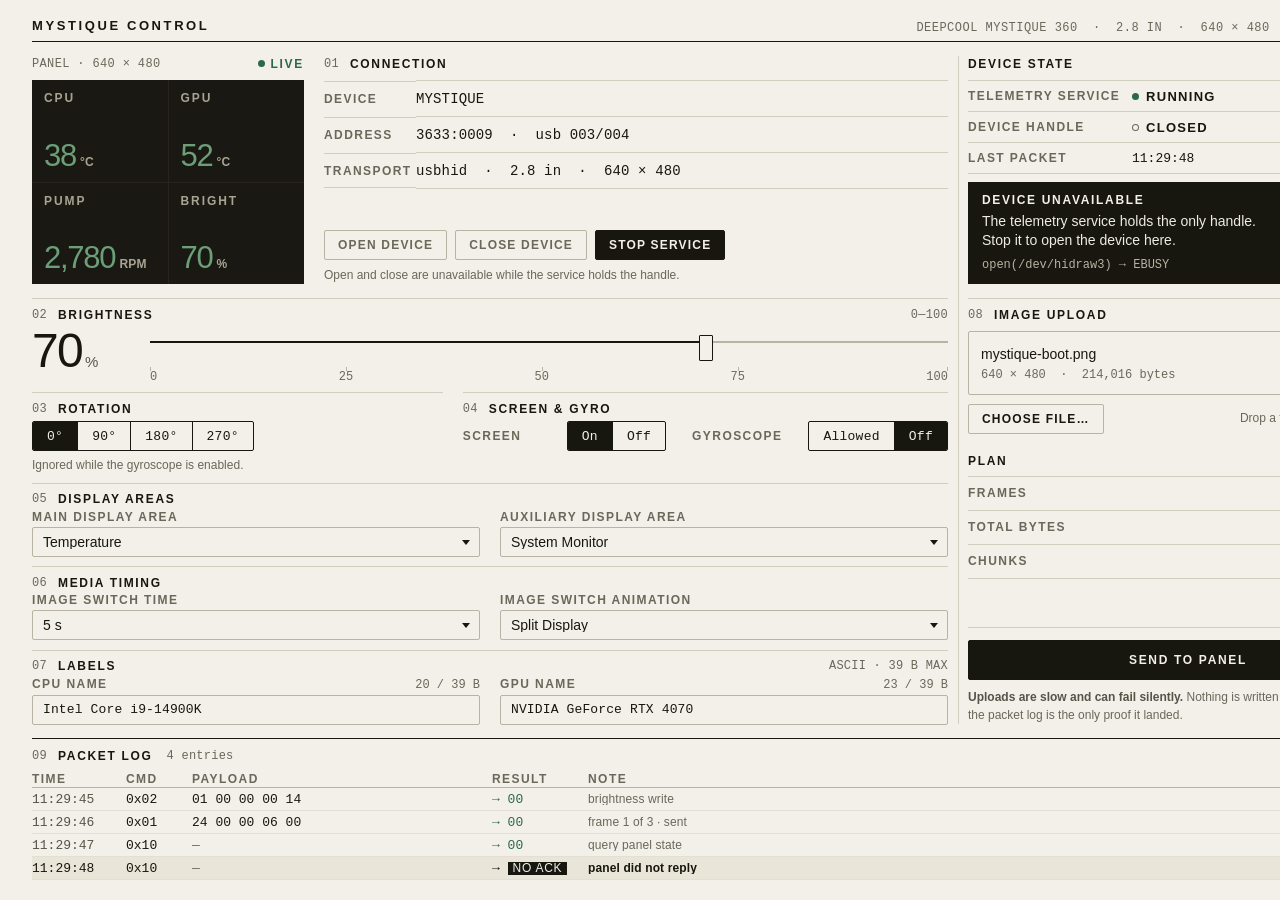
<file: design/directions/c-rams-functional.html>
<!doctype html>
<html lang="en">
<head>
<meta charset="utf-8">
<title>Mystique Control</title>
<style>
  :root{
    --ground:#F2F0E9;
    --field:#EAE7DC;
    --ink:#17160F;
    --ink-2:#575347;
    --ink-3:#6B675A;
    --rule:#D2CEBF;
    --rule-2:#B8B3A2;
    --screen:#191812;
    --scr-hi:#EEEAE0;
    --scr-mid:#A8A492;
    --green:#6C9E78;
    --green-ink:#2C6849;
    --sans:"Helvetica Neue",Helvetica,Arial,"Segoe UI",sans-serif;
    --mono:"SF Mono",Consolas,"Liberation Mono",monospace;
  }

  *{box-sizing:border-box}
  html,body{margin:0;padding:0}
  body{
    width:1440px;height:900px;overflow:hidden;
    background:var(--ground);color:var(--ink);
    font:14px/1.4 var(--sans);
    -webkit-font-smoothing:antialiased;
    font-kerning:normal;
  }
  button{font-family:var(--sans)}
  :focus-visible{outline:1px solid var(--ink);outline-offset:2px}

  .sheet{
    width:1440px;height:900px;
    padding:20px 32px 18px;
    display:grid;
    grid-template-rows:22px 228px minmax(0,1fr) 144px;
    row-gap:14px;
    position:relative;
  }
  /* one continuous rule through both gutters: main area | status rail */
  .sheet::after{
    content:"";position:absolute;left:calc(100% - 482px);top:56px;height:668px;width:1px;
    background:var(--rule);pointer-events:none;
  }

  /* ---------- masthead ---------- */
  .mast{
    display:flex;align-items:baseline;justify-content:space-between;
    border-bottom:1px solid var(--ink);
  }
  .wordmark{
    font:700 13px/1 var(--sans);letter-spacing:.2em;text-transform:uppercase;
    transform:translateY(-1px);
  }
  .mast-meta{
    font:400 12px/1 var(--mono);letter-spacing:.04em;color:var(--ink-3);
    text-transform:uppercase;
  }

  /* ---------- shared type ---------- */
  .head{display:flex;align-items:center;height:15px;white-space:nowrap}
  .idx{
    font:400 12px/1 var(--mono);color:var(--ink-3);
    width:26px;flex:none;letter-spacing:.02em;
  }
  .mname{
    font:600 12px/1 var(--sans);letter-spacing:.14em;text-transform:uppercase;
  }
  .mnote{
    margin-left:auto;font:400 12px/1 var(--mono);color:var(--ink-3);
    letter-spacing:.02em;
  }
  .fine{font:400 12px/1.45 var(--sans);color:var(--ink-3);margin:0}

  /* ---------- top band ---------- */
  .band{
    display:grid;
    grid-template-columns:272px 1fr 440px;
    column-gap:20px;
    align-items:stretch;
    min-height:0;
  }
  .preview{display:flex;flex-direction:column}
  .preview .screen{margin-top:9px}
  .phead{
    display:flex;justify-content:space-between;align-items:center;
    height:15px;
    font:400 12px/1 var(--mono);letter-spacing:.03em;color:var(--ink-3);
    text-transform:uppercase;
  }
  .live{display:flex;align-items:center;gap:6px;color:var(--green-ink);font-family:var(--sans);font-weight:600;letter-spacing:.14em;font-size:12px}
  .lamp{
    width:7px;height:7px;border-radius:50%;background:var(--green-ink);
    display:inline-block;flex:none;
  }
  .lamp.hollow{background:transparent;box-shadow:inset 0 0 0 1px var(--ink-3)}
  .lamp.off{background:transparent;box-shadow:inset 0 0 0 1px var(--ink-3)}

  .screen{
    width:272px;height:204px;
    background:#26241C;
    display:grid;grid-template-columns:1fr 1fr;grid-template-rows:1fr 1fr;
    gap:1px;
    position:relative;
  }
  .scell{
    background:var(--screen);
    padding:12px 8px 11px 12px;
    display:flex;flex-direction:column;justify-content:space-between;
  }
  .slabel{
    font:600 12px/1 var(--sans);letter-spacing:.16em;color:var(--scr-mid);
  }
  .sval{
    font:400 31px/1 var(--sans);letter-spacing:-.04em;color:var(--green);
    font-variant-numeric:tabular-nums;display:flex;align-items:baseline;gap:4px;
    white-space:nowrap;
  }
  .sun{font:600 12px/1 var(--sans);letter-spacing:.02em;color:var(--scr-mid)}
  .screen.blank .sval{color:#4A4A40}
  .screen.blank .slabel{color:#6A6759}

  .ident{display:flex;flex-direction:column;min-height:0;height:100%}
  .spec{margin:9px 0 0;display:grid;grid-template-columns:92px 1fr;align-items:baseline}
  .spec dt{
    font:600 12px/1 var(--sans);letter-spacing:.12em;color:var(--ink-3);
    text-transform:uppercase;padding:11px 0 10px;border-top:1px solid var(--rule);
  }
  .spec dd{
    margin:0;font:400 14px/1 var(--mono);letter-spacing:.01em;color:var(--ink);
    padding:11px 0 10px;border-top:1px solid var(--rule);
  }
  .spec dt:last-of-type,.spec dd:last-of-type{border-bottom:1px solid var(--rule)}
  .ident .push{margin-top:auto}

  .actions{display:flex;gap:8px}
  .btn{
    height:30px;padding:0 13px;border:1px solid var(--ink);border-radius:2px;
    background:transparent;color:var(--ink);
    font:600 12px/1 var(--sans);letter-spacing:.1em;text-transform:uppercase;
    cursor:pointer;
  }
  .btn:hover:not(:disabled){background:var(--ink);color:var(--ground)}
  .btn.primary{background:var(--ink);color:var(--ground)}
  .btn.primary:hover{background:#000}
  .btn:disabled{color:var(--ink-3);border-color:var(--rule-2);cursor:not-allowed}
  .btn.ghost{border-color:var(--rule-2)}

  .statecol{display:flex;flex-direction:column;min-height:0;height:100%}
  .statecol .ledger{margin-top:9px}
  .ledger{border-top:1px solid var(--rule)}
  .lrow{
    display:grid;grid-template-columns:164px 122px 1fr;align-items:center;
    height:31px;border-bottom:1px solid var(--rule);
  }
  .lrow .lk{
    font:600 12px/1 var(--sans);letter-spacing:.12em;text-transform:uppercase;color:var(--ink-3);
  }
  .lrow .lv{display:flex;align-items:center;gap:7px;font:600 13px/1 var(--sans);letter-spacing:.1em;text-transform:uppercase}
  .lrow .lv .lamp{margin:0}
  .lrow .ln{font:400 12px/1 var(--mono);color:var(--ink-3);text-align:right;letter-spacing:0}

  .block{
    margin-top:auto;background:var(--ink);color:var(--ground);
    padding:12px 14px 13px;
  }
  .block h2{
    margin:0 0 6px;font:600 12px/1 var(--sans);letter-spacing:.14em;text-transform:uppercase;
  }
  .block p{margin:0;font:400 14px/1.4 var(--sans);color:#EDEBE2;max-width:38ch}
  .block code{display:block;margin-top:8px;font:400 12px/1 var(--mono);color:#B7B3A4;letter-spacing:0}

  /* ---------- middle ---------- */
  .columns{display:grid;grid-template-columns:1fr 440px;column-gap:20px;min-height:0}
  .settings{display:flex;flex-direction:column;min-height:0}

  .mod{padding-top:8px;border-top:1px solid var(--rule);min-height:0}
  .settings > * + *{margin-top:10px}

  /* brightness */
  .bright{display:flex;gap:22px;align-items:flex-start;margin-top:5px}
  .bval{
    width:96px;flex:none;display:flex;align-items:baseline;gap:3px;
    font-variant-numeric:tabular-nums;
  }
  .bval .n{font:400 48px/1 var(--sans);letter-spacing:-.035em}
  .bval .u{font:400 15px/1 var(--sans);color:var(--ink-2)}
  .fcol{flex:1;min-width:0}
  .fader{position:relative;height:42px}
  .rail{position:absolute;left:0;right:0;top:14px;height:2px;background:var(--rule-2)}
  .fill{position:absolute;left:0;top:14px;height:2px;background:var(--ink)}
  .fader input[type=range]{
    position:absolute;inset:0;width:100%;height:42px;margin:0;padding:0;
    background:transparent;appearance:none;-webkit-appearance:none;cursor:ew-resize;
  }
  .fader input[type=range]::-webkit-slider-runnable-track{height:42px;background:transparent;border:0}
  .fader input[type=range]::-webkit-slider-thumb{
    -webkit-appearance:none;width:14px;height:26px;margin-top:8px;
    background:var(--ground);border:1px solid var(--ink);border-radius:1px;
  }
  .fader input[type=range]::-moz-range-track{height:42px;background:transparent;border:0}
  .fader input[type=range]::-moz-range-thumb{
    width:12px;height:24px;background:var(--ground);border:1px solid var(--ink);border-radius:1px;
  }
  .scale{display:flex;justify-content:space-between;margin-top:2px}
  .scale button{
    appearance:none;background:none;border:0;padding:0;cursor:pointer;
    font:400 12px/1 var(--mono);color:var(--ink-3);letter-spacing:0;
    position:relative;height:12px;
  }
  .scale button::before{
    content:"";position:absolute;left:50%;top:-4px;width:1px;height:4px;background:var(--rule-2);
  }
  .scale button:first-child::before{left:0}
  .scale button:last-child::before{left:auto;right:0}
  .scale button:hover{color:var(--ink)}
  .scale button.on{color:var(--ink);font-weight:700}

  /* paired row */
  .pair{display:grid;grid-template-columns:1fr 1fr;column-gap:20px}
  .seg{
    display:inline-flex;border:1px solid var(--ink);border-radius:2px;
    overflow:hidden;background:transparent;margin-top:5px;
  }
  .seg button{
    appearance:none;border:0;border-left:1px solid var(--ink);background:transparent;
    color:var(--ink);font:400 13px/1 var(--mono);letter-spacing:.02em;
    height:28px;padding:0 14px;cursor:pointer;
  }
  .seg button:first-child{border-left:0}
  .seg button:hover{background:var(--field)}
  .seg button.on{background:var(--ink);color:var(--ground)}
  .seg button.on:hover{background:var(--ink)}
  .rotnote{margin:7px 0 0;font:400 12px/1.2 var(--sans);color:var(--ink-3)}
  .rotnote b{font-weight:600;color:var(--ink-2)}
  .warnnote{color:var(--ink);font-weight:600}

  .pairline{display:flex;align-items:center;gap:26px;margin-top:5px}
  .pairline .lab{
    font:600 12px/1 var(--sans);letter-spacing:.12em;text-transform:uppercase;color:var(--ink-3);
    width:78px;flex:none;
  }
  .pairline .seg{margin-top:0}

  /* fields */
  .grid2{display:grid;grid-template-columns:1fr 1fr;column-gap:20px;margin-top:4px}
  .field{position:relative;min-width:0}
  .flabel{
    font:600 12px/1 var(--sans);letter-spacing:.12em;text-transform:uppercase;color:var(--ink-3);
    display:flex;justify-content:space-between;align-items:baseline;margin-bottom:4px;
  }
  .fcount{font:400 12px/1 var(--mono);color:var(--ink-3);letter-spacing:0}
  select,input[type=text]{
    width:100%;height:30px;border:1px solid var(--rule-2);border-radius:2px;
    background:transparent;color:var(--ink);
    font:400 14px/1 var(--sans);padding:0 10px;
    appearance:none;-webkit-appearance:none;
  }
  input[type=text]{font-family:var(--mono);font-size:13px;letter-spacing:.01em}
  select{background-image:none;padding-right:28px;cursor:pointer}
  select:hover,input[type=text]:hover{border-color:var(--ink-3)}
  select:focus,input[type=text]:focus{outline:none;border-color:var(--ink);box-shadow:inset 0 0 0 1px var(--ink)}
  .caret{position:absolute;right:10px;bottom:12px;width:0;height:0;pointer-events:none;
    border-left:4px solid transparent;border-right:4px solid transparent;border-top:5px solid var(--ink)}

  /* ---------- operations ---------- */
  .ops{
    border-top:1px solid var(--rule);padding-top:8px;
    display:flex;flex-direction:column;min-height:0;
  }
  .ops .head{margin-bottom:9px}
  .tag{
    margin-left:auto;font:600 12px/1 var(--sans);letter-spacing:.1em;text-transform:uppercase;
    border:1px solid var(--rule-2);border-radius:2px;height:17px;display:inline-flex;align-items:center;
    padding:0 6px;color:var(--ink-2);
  }
  .filefield{
    border:1px solid var(--rule-2);border-radius:2px;
    padding:14px 12px 13px;background:transparent;
  }
  .filefield .fname{
    display:flex;justify-content:space-between;align-items:baseline;
    font:400 14px/1.2 var(--sans);color:var(--ink);
  }
  .filefield .fname .ext{font:400 12px/1 var(--mono);color:var(--ink-3);letter-spacing:.04em}
  .filefield .fmeta{margin-top:6px;font:400 12px/1 var(--mono);color:var(--ink-3)}
  .filerow{display:flex;align-items:center;justify-content:space-between;margin-top:9px}
  .filerow .hint{font:400 12px/1.3 var(--sans);color:var(--ink-3);max-width:250px;text-align:right}
  .btn.small{height:30px;font-size:12px}

  .plan{margin-top:20px}
  .plan .head{margin-bottom:0}
  .plan table{width:100%;border-collapse:collapse;margin-top:7px}
  .plan tr{border-top:1px solid var(--rule)}
  .plan tr:last-child{border-bottom:1px solid var(--rule)}
  .plan td{
    height:34px;padding:0;vertical-align:middle;
    font:600 12px/1 var(--sans);letter-spacing:.12em;text-transform:uppercase;color:var(--ink-3);
  }
  .plan td.v{
    text-align:right;font:400 16px/1 var(--mono);letter-spacing:0;color:var(--ink);
    font-variant-numeric:tabular-nums;
  }
  .plan td.v small{font:400 11.5px/1 var(--mono);color:var(--ink-3);letter-spacing:0;margin-left:5px}

  .foot{margin-top:auto;padding-top:12px;border-top:1px solid var(--rule)}
  .send{
    width:100%;height:40px;border:1px solid var(--ink);border-radius:2px;
    background:var(--ink);color:var(--ground);
    font:600 12px/1 var(--sans);letter-spacing:.14em;text-transform:uppercase;cursor:pointer;
  }
  .send:hover{background:#000}
  .send.armed{background:var(--ground);color:var(--ink);box-shadow:inset 0 0 0 1px var(--ink)}
  .sendbar{display:flex;gap:8px}
  .sendbar .send{flex:1}
  .sendbar .btn{height:40px;padding:0 14px}
  .sendnote{margin:9px 0 0;font:400 12px/1.45 var(--sans);color:var(--ink-3)}
  .sendnote b{color:var(--ink-2);font-weight:600}

  /* ---------- log ---------- */
  .log{
    border-top:1px solid var(--ink);padding-top:9px;
    display:flex;flex-direction:column;min-height:0;
  }
  .log .head{margin-bottom:7px}
  .log .head .mnote{margin-left:0;padding-left:14px}
  .logtools{margin-left:auto;display:flex;gap:14px;align-items:baseline}
  .logtools button{
    appearance:none;background:none;border:0;padding:0;cursor:pointer;
    font:600 12px/1 var(--sans);letter-spacing:.1em;text-transform:uppercase;color:var(--ink-2);
  }
  .logtools button:hover{color:var(--ink);text-decoration:underline;text-underline-offset:3px}

  .lrowgrid{
    display:grid;grid-template-columns:94px 66px 300px 96px 1fr;
    align-items:center;
  }
  .logrows{overflow:hidden;flex:1}
  .lhead{
    height:18px;border-bottom:1px solid var(--rule-2);
    font:600 12px/1 var(--sans);letter-spacing:.12em;text-transform:uppercase;color:var(--ink-3);
  }
  .lhead span{padding-right:10px}
  .lrow2{
    height:23px;border-bottom:1px solid #E3DFD2;
    font:400 13px/1 var(--mono);color:var(--ink);letter-spacing:0;
  }
  .lrow2 span{padding-right:10px;white-space:nowrap;overflow:hidden;text-overflow:ellipsis}
  .lrow2 .t{color:var(--ink-2)}
  .lrow2 .res{color:var(--green-ink)}
  .lrow2 .note{
    font:400 12px/1 var(--sans);color:var(--ink-3);letter-spacing:.01em;
  }
  .lrow2 .dash{color:var(--ink-3)}
  .lrow2.fail{background:#E9E5D8}
  .lrow2.fail .res{
    color:var(--ink);
  }
  .lrow2.fail .res b{
    background:var(--ink);color:var(--ground);padding:3px 5px 2px;font-weight:400;
    font-family:var(--sans);font-size:12px;letter-spacing:.06em;
  }
  .lrow2.fail .note{color:var(--ink);font-weight:600}
  .lrow2.fail .t{color:var(--ink)}
  .logempty{padding-top:14px;font:400 13px/1 var(--mono);color:var(--ink-3)}
</style>
</head>
<body>
<div class="sheet">

  <header class="mast">
    <span class="wordmark">Mystique Control</span>
    <span class="mast-meta">Deepcool Mystique 360 &nbsp;·&nbsp; 2.8 in &nbsp;·&nbsp; 640 × 480 &nbsp;·&nbsp; USB 3633:0009</span>
  </header>

  <!-- ================= TOP BAND ================= -->
  <section class="band">
    <div class="preview">
      <div class="phead">
        <span>Panel · 640 × 480</span>
        <span class="live"><i class="lamp"></i>Live</span>
      </div>
      <div class="screen" id="screen">
        <div class="scell"><span class="slabel">CPU</span><span class="sval">38<span class="sun">°C</span></span></div>
        <div class="scell"><span class="slabel">GPU</span><span class="sval">52<span class="sun">°C</span></span></div>
        <div class="scell"><span class="slabel">PUMP</span><span class="sval">2,780<span class="sun">RPM</span></span></div>
        <div class="scell"><span class="slabel">BRIGHT</span><span class="sval"><span id="pvBright">70</span><span class="sun">%</span></span></div>
      </div>
    </div>

    <div class="ident">
      <div class="head"><span class="idx">01</span><span class="mname">Connection</span></div>
      <dl class="spec">
        <dt>Device</dt><dd>MYSTIQUE</dd>
        <dt>Address</dt><dd>3633:0009 &nbsp;·&nbsp; usb 003/004</dd>
        <dt>Transport</dt><dd>usbhid &nbsp;·&nbsp; 2.8 in &nbsp;·&nbsp; 640 × 480</dd>
      </dl>
      <div class="push">
        <div class="actions">
          <button class="btn" id="openBtn" disabled>Open device</button>
          <button class="btn" id="closeBtn" disabled>Close device</button>
          <button class="btn primary" id="stopBtn">Stop service</button>
        </div>
        <p class="fine" style="margin-top:7px">Open and close are unavailable while the service holds the handle.</p>
      </div>
    </div>

    <div class="statecol">
      <div class="head"><span class="mname" style="margin-left:0">Device state</span></div>
      <div class="ledger">
        <div class="lrow">
          <span class="lk">Telemetry service</span>
          <span class="lv"><i class="lamp" id="svcLamp"></i><span id="svcVal">Running</span></span>
          <span class="ln" id="svcNote">pid 2481</span>
        </div>
        <div class="lrow">
          <span class="lk">Device handle</span>
          <span class="lv"><i class="lamp hollow" id="hdlLamp"></i><span id="hdlVal">Closed</span></span>
          <span class="ln" id="hdlNote">not opened</span>
        </div>
        <div class="lrow">
          <span class="lk">Last packet</span>
          <span class="lv" style="font-family:var(--mono);font-weight:400;letter-spacing:0;font-size:13px">11:29:48</span>
          <span class="ln">0x10 · query</span>
        </div>
      </div>
      <div class="block" id="conflict">
        <h2>Device unavailable</h2>
        <p>The telemetry service holds the only handle. Stop it to open the device here.</p>
        <code>open(/dev/hidraw3) → EBUSY</code>
      </div>
    </div>
  </section>

  <!-- ================= MIDDLE ================= -->
  <div class="columns">
    <div class="settings">

      <!-- 02 brightness -->
      <section class="mod">
        <div class="head"><span class="idx">02</span><span class="mname">Brightness</span><span class="mnote">0—100</span></div>
        <div class="bright">
          <div class="bval"><span class="n" id="brightNum">70</span><span class="u">%</span></div>
          <div class="fcol">
            <div class="fader">
              <div class="rail"></div>
              <div class="fill" id="brightFill"></div>
              <input type="range" min="0" max="100" step="1" value="70" id="brightSlider" aria-label="Brightness, percent">
            </div>
            <div class="scale" id="presets">
              <button data-v="0">0</button>
              <button data-v="25">25</button>
              <button data-v="50">50</button>
              <button data-v="75">75</button>
              <button data-v="100">100</button>
            </div>
          </div>
        </div>
      </section>

      <!-- 03 rotation / 04 screen & gyro -->
      <div class="pair">
        <section class="mod">
          <div class="head"><span class="idx">03</span><span class="mname">Rotation</span></div>
          <div class="seg" id="rotSeg">
            <button data-v="0" class="on">0°</button>
            <button data-v="90">90°</button>
            <button data-v="180">180°</button>
            <button data-v="270">270°</button>
          </div>
          <p class="rotnote" id="rotNote">Ignored while the gyroscope is enabled.</p>
        </section>

        <section class="mod">
          <div class="head"><span class="idx">04</span><span class="mname">Screen &amp; gyro</span></div>
          <div class="pairline">
            <span class="lab">Screen</span>
            <div class="seg" id="scrSeg">
              <button data-v="on" class="on">On</button>
              <button data-v="off">Off</button>
            </div>
            <span class="lab" style="width:auto">Gyroscope</span>
            <div class="seg" id="gyroSeg">
              <button data-v="allowed">Allowed</button>
              <button data-v="off" class="on">Off</button>
            </div>
          </div>
        </section>
      </div>

      <!-- 05 areas -->
      <section class="mod">
        <div class="head"><span class="idx">05</span><span class="mname">Display areas</span></div>
        <div class="grid2">
          <div class="field">
            <label class="flabel" for="areaMain">Main display area</label>
            <select id="areaMain">
              <option>CPU Frequency</option>
              <option>Time</option>
              <option>Pump Speed</option>
              <option>CPU FanSpeed</option>
              <option>CPU FanSpeed + Pump Speed</option>
              <option selected>Temperature</option>
            </select>
            <i class="caret"></i>
          </div>
          <div class="field">
            <label class="flabel" for="areaAux">Auxiliary display area</label>
            <select id="areaAux">
              <option>Voltage Mode</option>
              <option selected>System Monitor</option>
              <option>Core Data</option>
            </select>
            <i class="caret"></i>
          </div>
        </div>
      </section>

      <!-- 06 timing -->
      <section class="mod">
        <div class="head"><span class="idx">06</span><span class="mname">Media timing</span></div>
        <div class="grid2">
          <div class="field">
            <label class="flabel" for="switchTime">Image switch time</label>
            <select id="switchTime">
              <option>3 s</option>
              <option selected>5 s</option>
              <option>7 s</option>
            </select>
            <i class="caret"></i>
          </div>
          <div class="field">
            <label class="flabel" for="switchAnim">Image switch animation</label>
            <select id="switchAnim">
              <option selected>Split Display</option>
              <option>Scroll</option>
              <option>Fade In/Out</option>
            </select>
            <i class="caret"></i>
          </div>
        </div>
      </section>

      <!-- 07 labels -->
      <section class="mod">
        <div class="head"><span class="idx">07</span><span class="mname">Labels</span><span class="mnote">ASCII · 39 B MAX</span></div>
        <div class="grid2">
          <div class="field">
            <label class="flabel" for="cpuName">CPU name <span class="fcount" id="cpuCount">20 / 39 B</span></label>
            <input type="text" id="cpuName" value="Intel Core i9-14900K" maxlength="39" spellcheck="false">
          </div>
          <div class="field">
            <label class="flabel" for="gpuName">GPU name <span class="fcount" id="gpuCount">23 / 39 B</span></label>
            <input type="text" id="gpuName" value="NVIDIA GeForce RTX 4070" maxlength="39" spellcheck="false">
          </div>
        </div>
      </section>

    </div>

    <!-- 08 upload -->
    <section class="ops">
      <div class="head"><span class="idx">08</span><span class="mname">Image upload</span><span class="tag" id="upTag">Not sent</span></div>

      <div class="filefield">
        <div class="fname"><span>mystique-boot.png</span><span class="ext">PNG</span></div>
        <div class="fmeta">640 × 480 &nbsp;·&nbsp; 214,016 bytes</div>
      </div>
      <div class="filerow">
        <button class="btn small ghost">Choose file…</button>
        <span class="hint">Drop a file here, or choose one.</span>
      </div>

      <div class="plan">
        <div class="head"><span class="mname">Plan</span></div>
        <table>
          <tr><td>Frames</td><td class="v">3</td></tr>
          <tr><td>Total bytes</td><td class="v">1,843,200</td></tr>
          <tr><td>Chunks</td><td class="v">450<small>× 4,096 B</small></td></tr>
        </table>
      </div>

      <div class="foot">
        <div class="sendbar">
          <button class="send" id="sendBtn">Send to panel</button>
        </div>
        <p class="sendnote"><b>Uploads are slow and can fail silently.</b> Nothing is written until you confirm, and the packet log is the only proof it landed.</p>
      </div>
    </section>
  </div>

  <!-- ================= LOG ================= -->
  <section class="log">
    <div class="head">
      <span class="idx">09</span><span class="mname">Packet log</span>
      <span class="mnote" id="logCount">4 entries</span>
      <span class="logtools">
        <button id="logPause">Pause</button>
        <button id="logClear">Clear</button>
      </span>
    </div>
    <div class="lrowgrid lhead">
      <span>Time</span><span>Cmd</span><span>Payload</span><span>Result</span><span>Note</span>
    </div>
    <div class="logrows" id="logRows">
      <div class="lrowgrid lrow2"><span class="t">11:29:45</span><span>0x02</span><span>01 00 00 00 14</span><span class="res">→ 00</span><span class="note">brightness write</span></div>
      <div class="lrowgrid lrow2"><span class="t">11:29:46</span><span>0x01</span><span>24 00 00 06 00</span><span class="res">→ 00</span><span class="note">frame 1 of 3 · sent</span></div>
      <div class="lrowgrid lrow2"><span class="t">11:29:47</span><span>0x10</span><span class="dash">—</span><span class="res">→ 00</span><span class="note">query panel state</span></div>
      <div class="lrowgrid lrow2 fail"><span class="t">11:29:48</span><span>0x10</span><span class="dash">—</span><span class="res">→ <b>NO ACK</b></span><span class="note">panel did not reply</span></div>
    </div>
  </section>

</div>

<script>
(function(){
  var $ = function(id){ return document.getElementById(id); };

  /* ---------- log ---------- */
  var logRows = $('logRows'), logCount = $('logCount');
  var paused = false;
  function stamp(){
    var d = new Date();
    var p = function(n){ return String(n).padStart(2,'0'); };
    return p(d.getHours())+':'+p(d.getMinutes())+':'+p(d.getSeconds());
  }
  function row(t, cmd, payload, res, note){
    var r = document.createElement('div');
    r.className = 'lrowgrid lrow2';
    r.innerHTML = '<span class="t">'+t+'</span><span>'+cmd+'</span><span>'+payload+
      '</span><span class="res">→ '+res+'</span><span class="note">'+note+'</span>';
    return r;
  }
  function countLog(){
    var n = logRows.querySelectorAll('.lrow2').length;
    logCount.textContent = n + (n === 1 ? ' entry' : ' entries');
  }
  function addLog(cmd, payload, res, note){
    if (paused) return;
    var r = row(stamp(), cmd, payload, res, note);
    logRows.insertBefore(r, logRows.firstChild);
    while (logRows.querySelectorAll('.lrow2').length > 5) {
      logRows.removeChild(logRows.lastChild);
    }
    countLog();
  }

  /* ---------- brightness ---------- */
  var slider = $('brightSlider'), num = $('brightNum'),
      fill = $('brightFill'), pv = $('pvBright'), presets = $('presets');

  function paintBright(v){
    /* track is inset by half the thumb on each side so fill meets the thumb centre */
    var pct = (8 + (slider.clientWidth - 16) * (v/100)) / slider.clientWidth * 100;
    fill.style.width = pct + '%';
    num.textContent = v;
    pv.textContent = v;
    Array.prototype.forEach.call(presets.children, function(b){
      b.classList.toggle('on', Number(b.dataset.v) === v);
    });
  }
  slider.addEventListener('input', function(){ paintBright(Number(slider.value)); });
  slider.addEventListener('change', function(){
    var v = Number(slider.value);
    addLog('0x02', '01 00 00 00 ' + v.toString(16).toUpperCase().padStart(2,'0'), '00',
           'brightness ' + v);
  });
  Array.prototype.forEach.call(presets.children, function(b){
    b.addEventListener('click', function(){
      slider.value = b.dataset.v;
      paintBright(Number(b.dataset.v));
      addLog('0x02', '01 00 00 00 ' + Number(b.dataset.v).toString(16).toUpperCase().padStart(2,'0'), '00',
             'brightness ' + b.dataset.v);
    });
  });
  paintBright(70);

  /* ---------- segmented controls ---------- */
  function seg(el, onPick){
    el.addEventListener('click', function(e){
      var b = e.target.closest('button');
      if (!b) return;
      Array.prototype.forEach.call(el.children, function(x){ x.classList.remove('on'); });
      b.classList.add('on');
      if (onPick) onPick(b.dataset.v);
    });
  }

  seg($('rotSeg'));

  var screenOn = true;
  seg($('scrSeg'), function(v){
    screenOn = v === 'on';
    $('screen').classList.toggle('blank', !screenOn);
  });

  seg($('gyroSeg'), function(v){
    var gyroOn = v === 'allowed';
    var note = $('rotNote');
    note.innerHTML = gyroOn
      ? '<span class="warnnote">Gyroscope is on — rotation is ignored.</span> Both are set on the panel; the last write wins.'
      : 'Ignored while the gyroscope is enabled.';
  });

  /* ---------- labels ---------- */
  function counter(input, el, max){
    var update = function(){
      var n = new TextEncoder().encode(input.value).length;
      el.textContent = n + ' / ' + max + ' B';
      el.style.color = n > max ? '#17160F' : '';
    };
    input.addEventListener('input', update);
    update();
  }
  counter($('cpuName'), $('cpuCount'), 39);
  counter($('gpuName'), $('gpuCount'), 39);

  /* ---------- connection ---------- */
  var serviceRunning = true;
  function paintService(){
    if (serviceRunning){
      $('svcLamp').className = 'lamp';
      $('svcVal').textContent = 'Running';
      $('svcNote').textContent = 'pid 2481';
      $('hdlLamp').className = 'lamp hollow';
      $('hdlVal').textContent = 'Closed';
      $('hdlNote').textContent = 'not opened';
      $('openBtn').disabled = true;
      $('closeBtn').disabled = true;
      $('stopBtn').textContent = 'Stop service';
      $('stopBtn').className = 'btn primary';
      $('conflict').style.display = '';
      $('screen').classList.toggle('blank', !screenOn);
    } else {
      $('svcLamp').className = 'lamp off';
      $('svcVal').textContent = 'Stopped';
      $('svcNote').textContent = '—';
      $('hdlLamp').className = 'lamp';
      $('hdlVal').textContent = 'Open';
      $('hdlNote').textContent = 'by this app';
      $('openBtn').disabled = true;
      $('closeBtn').disabled = false;
      $('stopBtn').textContent = 'Start service';
      $('stopBtn').className = 'btn';
      $('conflict').querySelector('h2').textContent = 'Handle held by this app';
      $('conflict').querySelector('p').textContent = 'Uploads are available. Nothing else can open the device until you close it.';
      $('conflict').querySelector('code').textContent = 'open(/dev/hidraw3) → fd 7';
      countLog();
    }
    countLog();
  }
  $('stopBtn').addEventListener('click', function(){
    serviceRunning = !serviceRunning;
    paintService();
  });

  /* ---------- upload ---------- */
  var armed = false, sendBtn = $('sendBtn');
  sendBtn.addEventListener('click', function(){
    if (sendBtn.disabled) return;
    if (!armed){
      armed = true;
      sendBtn.classList.add('armed');
      sendBtn.textContent = 'Confirm · 3 frames';
      setTimeout(function(){
        if (!armed) return;
        armed = false;
        sendBtn.classList.remove('armed');
        sendBtn.textContent = 'Send to panel';
      }, 5000);
      return;
    }
    armed = false;
    sendBtn.classList.remove('armed');
    sendBtn.textContent = 'Sending · 0 / 450';
    $('upTag').textContent = 'Sending';
  });

  /* ---------- log controls ---------- */
  $('logPause').addEventListener('click', function(){
    paused = !paused;
    $('logPause').textContent = paused ? 'Resume' : 'Pause';
  });
  $('logClear').addEventListener('click', function(){
    logRows.innerHTML = '<div class="logempty">log cleared</div>';
    logCount.textContent = '0 entries';
  });

})();
</script>
</body>
</html>
</file>
<file: rust/apps/mystique-ui/ui/styles/fonts.css>
/* Local faces. Inter is SIL Open Font License 1.1 and ships in ui/fonts.
   Numbers and the log use a local Windows mono stack, never a fetched face. */

@font-face {
  font-family: "Inter";
  font-style: normal;
  font-weight: 300 700;
  font-display: block;
  src: url("../fonts/inter-normal.woff2") format("woff2");
}
</file>
<file: rust/apps/mystique-ui/ui/styles/base.css>
/* Tokens, reset, and the shared primitives. The ground is a cool near-black;
   panels sit one step above it. One accent: blue is live state and active
   selection only. Errors use a separate warm red. */

:root {
  --ground: #0f1419;
  --panel: #171d24;
  --panel-2: #1d242c;
  --well: #0b1014;
  --ink: #e8eef4;
  --ink-2: #c9d3de;
  --label: #93a1b1;
  --label-2: #8391a2;
  --hair: #232b33;
  --hair-2: #2d3741;
  --accent: #5ba7f0;
  --accent-dim: #2e5a80;
  --accent-wash: #122430;
  --error: #e8705f;
  --error-wash: #2a1614;
  --panel-ink: #edf2f7;
  --panel-label: #9aa8b8;
  --panel-hair: #29323b;
  --sans: "Inter", "Segoe UI Variable Text", "Segoe UI", system-ui, -apple-system, sans-serif;
  --mono: "Cascadia Mono", Consolas, ui-monospace, "SFMono-Regular", monospace;
}

*,
*::before,
*::after { box-sizing: border-box; }

html, body {
  width: 100%;
  height: 100%;
  margin: 0;
  overflow: hidden;
  background: var(--ground);
}

body {
  color: var(--ink);
  font: 400 13px/1.35 var(--sans);
  -webkit-font-smoothing: antialiased;
  text-rendering: geometricPrecision;
}

button, input, select { font: inherit; color: inherit; }
button { cursor: pointer; }
h1, h2, p, figure, figcaption { margin: 0; }
[hidden] { display: none !important; }

:focus-visible { outline: 2px solid var(--accent); outline-offset: 2px; }

.sk {
  font: 600 11px/1 var(--sans);
  letter-spacing: .1em;
  text-transform: uppercase;
  color: var(--label);
  white-space: nowrap;
}

.mono {
  font-family: var(--mono);
  font-variant-numeric: tabular-nums;
  letter-spacing: -.01em;
}

.dim { color: var(--label-2); }
.grow { flex: 1 1 auto; min-width: 0; }
.sr {
  position: absolute;
  width: 1px;
  height: 1px;
  overflow: hidden;
  clip: rect(0 0 0 0);
  white-space: nowrap;
}

.lamp {
  width: 6px;
  height: 6px;
  flex: none;
  display: inline-block;
  border: 1px solid var(--label-2);
  background: transparent;
}
.lamp.on { background: var(--accent); border-color: var(--accent); }

.tag {
  font: 600 10px/1 var(--sans);
  letter-spacing: .1em;
  text-transform: uppercase;
  color: var(--label-2);
  white-space: nowrap;
}

.err {
  color: var(--error);
  font: 400 12px/1.25 var(--sans);
}
.err::before {
  content: "!";
  display: inline-block;
  width: 12px;
  margin-right: 5px;
  font: 600 11px/1 var(--mono);
  color: var(--error);
}

.absline {
  position: absolute;
  left: 10px;
  right: 10px;
  bottom: 6px;
  padding: 3px 0 2px;
  background: var(--panel);
  white-space: nowrap;
  overflow: hidden;
  text-overflow: ellipsis;
  z-index: 3;
}

::-webkit-scrollbar { width: 9px; height: 9px; }
::-webkit-scrollbar-thumb { background: #333d47; border: 2px solid var(--ground); }
::-webkit-scrollbar-track { background: transparent; }
</file>
<file: rust/apps/mystique-ui/ui/styles/layout.css>
/* The chassis: status bar, device header, session disclosure, settings column and
   panel stage. Grouping is spacing and hairlines, not nested boxes. */

.statusbar {
  height: 48px;
  flex: none;
  display: flex;
  align-items: center;
  gap: 16px;
  padding: 0 20px;
  background: var(--panel);
  border-bottom: 1px solid var(--hair);
  min-width: 0;
}

.brand {
  font: 600 12px/1 var(--sans);
  letter-spacing: .16em;
  text-transform: uppercase;
  white-space: nowrap;
  color: var(--ink);
}
.vsep { width: 1px; height: 16px; flex: none; background: var(--hair-2); }
.ident-name { font: 500 13px/1 var(--mono); letter-spacing: .04em; white-space: nowrap; }
.ident-vid { font: 12px/1 var(--mono); color: var(--label); white-space: nowrap; }
.ident-vid.dim { color: var(--label-2); }

.indic { display: flex; align-items: center; gap: 6px; white-space: nowrap; }
.indic .sk { color: var(--label-2); font-size: 10px; }
.indic .iv { font: 12px/1 var(--mono); color: var(--ink); }
.indic .src { color: var(--label); max-width: 96px; overflow: hidden; text-overflow: ellipsis; }
.indic.paused .iv { color: var(--label-2); }
#stream-word {
  color: var(--accent);
  font-variant-numeric: tabular-nums;
  min-width: 58px;
}
.indic.paused #stream-word { color: var(--label-2); }

.logtoggle {
  appearance: none;
  display: flex;
  align-items: center;
  gap: 8px;
  height: 26px;
  padding: 0 8px;
  border: 1px solid var(--hair-2);
  border-radius: 2px;
  background: var(--panel-2);
  color: var(--ink);
}
.logtoggle .sk { color: var(--label); font-size: 10px; }
.logtoggle:hover { border-color: var(--label-2); }
.logtoggle.on { border-color: var(--accent-dim); color: var(--accent); }
.logtoggle.on .sk { color: var(--accent); }
.badge {
  min-width: 20px;
  padding: 2px 4px 1px;
  background: var(--well);
  border: 1px solid var(--hair-2);
  font: 11px/1 var(--mono);
  text-align: center;
  color: var(--label);
  font-variant-numeric: tabular-nums;
}

.page {
  height: calc(100vh - 48px);
  display: flex;
  flex-direction: column;
  min-height: 0;
  padding: 0 22px;
}

.devicehead {
  height: 46px;
  flex: none;
  display: flex;
  align-items: center;
  gap: 24px;
  border-bottom: 1px solid var(--hair);
  min-width: 0;
}
.crumb { display: flex; align-items: baseline; gap: 9px; min-width: 0; white-space: nowrap; }
.crumb-a { font: 400 13px/1 var(--sans); color: var(--label); }
.crumb-sep { font: 400 12px/1 var(--mono); color: var(--hair-2); }
.crumb-b { font: 600 13px/1 var(--sans); letter-spacing: .08em; }
.crumb-state {
  font: 600 10px/1 var(--sans);
  letter-spacing: .1em;
  text-transform: uppercase;
  color: var(--label-2);
}
.headright { margin-left: auto; display: flex; align-items: center; gap: 18px; position: relative; min-width: 0; }
.modebox { display: flex; align-items: center; gap: 10px; }
.modebox .sk { color: var(--label-2); font-size: 10px; }
.modeseg { display: inline-flex; gap: 1px; }
.modeseg button {
  height: 26px;
  padding: 0 10px;
  border: 0;
  border-bottom: 1px solid var(--hair-2);
  border-radius: 0;
  background: transparent;
  color: var(--label);
  font: 600 11px/1 var(--sans);
  letter-spacing: .04em;
  white-space: nowrap;
}
.modeseg button:hover { color: var(--ink); }
.modeseg button[aria-pressed="true"] {
  background: var(--accent-wash);
  border-bottom-color: var(--accent);
  color: var(--accent);
}

/* Session: a closed disclosure. Health stays in the summary; the controls and
   diagnostics open on demand and never take layout space from the panel. */
.session { position: relative; }
.session summary {
  list-style: none;
  cursor: pointer;
  display: flex;
  align-items: center;
  gap: 8px;
  height: 26px;
  max-width: 360px;
  padding: 0 8px;
  border: 1px solid var(--hair-2);
  border-radius: 2px;
  background: var(--panel);
  min-width: 0;
}
.session summary::-webkit-details-marker { display: none; }
.session summary:hover { border-color: var(--label-2); }
.session summary::after {
  content: "";
  flex: none;
  width: 5px;
  height: 5px;
  border-right: 1px solid var(--label);
  border-bottom: 1px solid var(--label);
  transform: rotate(45deg) translateY(-2px);
}
.session[open] summary { border-color: var(--accent-dim); }
.session[open] summary::after { transform: rotate(225deg) translateY(-1px); }
.session-detail {
  font: 11px/1 var(--sans);
  color: var(--label);
  white-space: nowrap;
  overflow: hidden;
  text-overflow: ellipsis;
}
.sdetail {
  margin: 0 0 6px;
  font: 11px/1.35 var(--sans);
  color: var(--label);
}
.sessionpanel {
  position: absolute;
  right: 0;
  top: calc(100% + 7px);
  width: 660px;
  z-index: 60;
  background: var(--panel);
  border: 1px solid var(--hair-2);
  box-shadow: 0 14px 34px rgba(0, 0, 0, .5);
  padding: 10px 12px 12px;
}
.srow {
  display: flex;
  align-items: center;
  gap: 8px;
  min-height: 30px;
  border-top: 1px solid var(--hair);
  min-width: 0;
}
.srow:first-child { border-top: 0; }
.srow.actions { flex-wrap: wrap; padding: 5px 0; }
.srow .endpoint {
  font-size: 11px;
  color: var(--ink-2);
  white-space: nowrap;
  overflow: hidden;
  text-overflow: ellipsis;
  max-width: 280px;
}
.srow .child { font-size: 10px; white-space: nowrap; }
.srow .src { font-size: 11px; color: var(--label); max-width: 190px; overflow: hidden; text-overflow: ellipsis; }
.srow .metric { font: 11px/1 var(--mono); color: var(--ink); font-variant-numeric: tabular-nums; }
.srow .unit { font: 9px/1 var(--mono); color: var(--label-2); }
.srow .key { height: 22px; padding: 0 6px; font-size: 10px; }
.srow .miss { font-size: 9px; color: var(--label-2); letter-spacing: .02em; }
.errchip {
  font: 9px/1 var(--mono);
  color: var(--error);
  border: 1px solid var(--error);
  padding: 2px 4px 1px;
  max-width: 160px;
  overflow: hidden;
  text-overflow: ellipsis;
}
.svcout { position: relative; margin-left: auto; }
.svcout summary {
  list-style: none;
  cursor: pointer;
  font: 600 9px/1 var(--sans);
  letter-spacing: .08em;
  text-transform: uppercase;
  color: var(--label-2);
  padding: 0 2px;
}
.svcout summary::-webkit-details-marker { display: none; }
.svcout summary:hover { color: var(--ink); }
.svcout pre {
  position: absolute;
  right: 0;
  top: 16px;
  z-index: 70;
  width: 560px;
  max-height: 160px;
  overflow: auto;
  margin: 0;
  padding: 8px 10px;
  background: var(--well);
  border: 1px solid var(--hair-2);
  color: var(--ink-2);
  font: 10px/1.5 var(--mono);
  white-space: pre-wrap;
  overflow-wrap: anywhere;
}
.sitmsg {
  display: flex;
  align-items: baseline;
  gap: 8px;
  padding: 3px 0;
  font: 12px/1.25 var(--sans);
  white-space: nowrap;
  overflow: hidden;
  text-overflow: ellipsis;
}
.sitmsg b { font-weight: 600; letter-spacing: .02em; }
.sitmsg.warn, .sitmsg.warn b { color: var(--accent); }
.sitmsg.err { margin: 0; white-space: normal; }
.snote {
  margin-top: 6px;
  padding-top: 6px;
  border-top: 1px solid var(--hair);
  font: 11px/1.35 var(--sans);
  color: var(--label-2);
}

.app-error {
  margin: 8px 0 0;
  padding: 7px 9px;
  border: 1px solid var(--error);
  background: var(--error-wash);
  color: var(--error);
  font: 11px/1.35 var(--sans);
}

.body {
  flex: 1 1 auto;  min-height: 0;
  display: grid;
  grid-template-columns: 452px minmax(0, 1fr);
  gap: 26px;
  padding: 10px 0 12px;
}
.body[data-mode="monitor"] [data-modes]:not([data-modes~="monitor"]),
.body[data-mode="media"] [data-modes]:not([data-modes~="media"]),
.body[data-mode="recording"] [data-modes]:not([data-modes~="recording"]) { display: none !important; }

.settings { overflow-y: auto; overflow-x: hidden; scrollbar-width: thin; min-height: 0; padding-right: 2px; }
.group {
  padding: 9px 0 10px;
  border-top: 1px solid var(--hair);
}
.group:first-child { border-top: 0; padding-top: 0; }
.gh {
  display: flex;
  align-items: baseline;
  gap: 9px;
  min-height: 16px;
  margin-bottom: 6px;
}
.gh h2 {
  font: 600 11px/1.2 var(--sans);
  letter-spacing: .1em;
  text-transform: uppercase;
  color: var(--label);
  white-space: nowrap;
  overflow: hidden;
  text-overflow: ellipsis;
}
.gh .meta {
  margin-left: auto;
  font: 10px/1 var(--mono);
  color: var(--label-2);
  white-space: nowrap;
}

.stage { display: flex; flex-direction: column; gap: 8px; min-height: 0; min-width: 0; }

.ph {
  flex: none;
  height: 26px;
  display: flex;
  align-items: center;
  gap: 10px;
  min-width: 0;
}
.ph .ttl {
  font: 600 10px/1 var(--sans);
  letter-spacing: .12em;
  text-transform: uppercase;
  color: var(--label);
  white-space: nowrap;
}
.ph .meta {
  font: 10px/1 var(--mono);
  color: var(--label-2);
  white-space: nowrap;
  overflow: hidden;
  text-overflow: ellipsis;
}
.ph .tag { margin-left: auto; }

.areas { flex: none; border-top: 1px solid var(--hair); padding-top: 6px; }
.areasbody {
  display: grid;
  grid-template-columns: repeat(3, minmax(0, 1fr));
  gap: 7px 12px;
  align-items: end;
}
.areasbody .rowend { grid-column: 1 / -1; margin-top: 1px; }

.mediacan { flex: 1 1 auto; min-height: 0; border-top: 1px solid var(--hair); padding-top: 6px; display: flex; flex-direction: column; }

@media (max-height: 800px) {
  .devicehead { height: 42px; }
  .body { padding-top: 8px; }
  .group { padding: 7px 0 8px; }
}
</file>
<file: rust/apps/mystique-ui/ui/styles/controls.css>
/* Keys, switches, slider, radios, selects, inputs, upload plan and the raw panel. */

.key {
  appearance: none;
  display: inline-flex;
  align-items: center;
  justify-content: center;
  height: 26px;
  padding: 0 9px;
  border: 1px solid var(--hair-2);
  border-radius: 2px;
  background: var(--panel-2);
  color: var(--ink-2);
  font: 600 10px/1 var(--sans);
  letter-spacing: .06em;
  text-transform: uppercase;
  white-space: nowrap;
  user-select: none;
}
.key:hover:not(:disabled) { border-color: var(--label-2); color: var(--ink); }
.key:active:not(:disabled) { transform: translateY(1px); }
.key.sm { height: 22px; padding: 0 7px; font-size: 9px; }
.key.wide { width: 100%; }
.key.primary {
  background: var(--ink);
  border-color: var(--ink);
  color: var(--ground);
}
.key.primary:hover:not(:disabled) { background: #fff; border-color: #fff; color: var(--ground); }
.key.danger { border-color: var(--error); color: var(--error); background: transparent; }
.key.danger:hover:not(:disabled) { background: var(--error-wash); color: var(--error); }
.key:disabled {
  background: transparent;
  border: 1px dashed var(--hair-2);
  color: var(--label-2);
  cursor: not-allowed;
  transform: none;
}

/* Switch */

.switch { display: inline-flex; align-items: center; flex: none; cursor: pointer; }
.switch input {
  position: absolute;
  width: 1px;
  height: 1px;
  opacity: 0;
  pointer-events: none;
}
.switch .track {
  position: relative;
  display: inline-block;
  width: 32px;
  height: 16px;
  border: 1px solid var(--hair-2);
  background: var(--well);
  transition: background-color .12s ease, border-color .12s ease;
}
.switch .thumb {
  position: absolute;
  top: 2px;
  left: 2px;
  width: 10px;
  height: 10px;
  background: var(--label-2);
  transition: transform .12s ease, background-color .12s ease;
}
.switch input:checked ~ .track { background: var(--accent-wash); border-color: var(--accent-dim); }
.switch input:checked ~ .track .thumb { background: var(--accent); transform: translateX(16px); }
.switch input:focus-visible ~ .track { outline: 2px solid var(--accent); outline-offset: 2px; }

.switchrow { display: flex; align-items: center; gap: 8px; min-height: 24px; }
.rowlabel { font: 12px/1.25 var(--sans); color: var(--ink-2); }
.note-inline { margin-left: auto; font: 10px/1.2 var(--sans); color: var(--label-2); white-space: nowrap; }

/* Brightness */

.brirange { display: flex; align-items: center; gap: 9px; height: 34px; }
.slide { position: relative; flex: 1 1 auto; height: 26px; min-width: 0; }
.slide .rail { position: absolute; left: 7px; right: 7px; top: 12px; height: 2px; background: var(--hair-2); }
.slide .fill { position: absolute; left: 7px; top: 12px; height: 2px; background: var(--accent); width: 70%; }
.slide input[type=range] {
  position: absolute;
  left: 0;
  right: 0;
  top: 0;
  width: 100%;
  height: 26px;
  margin: 0;
  background: transparent;
  appearance: none;
  -webkit-appearance: none;
}
.slide input[type=range]::-webkit-slider-runnable-track { height: 26px; background: transparent; border: 0; }
.slide input[type=range]::-webkit-slider-thumb {
  -webkit-appearance: none;
  width: 9px;
  height: 18px;
  margin-top: 4px;
  border: 1px solid var(--ground);
  border-radius: 1px;
  background: var(--ink);
}
.slide input[type=range]::-moz-range-track { height: 2px; background: transparent; }
.slide input[type=range]::-moz-range-thumb {
  width: 9px;
  height: 18px;
  border: 1px solid var(--ground);
  border-radius: 1px;
  background: var(--ink);
}
.slide input[type=range]:focus-visible { outline: 1px solid var(--accent); outline-offset: 2px; }
.brinum { display: flex; align-items: baseline; gap: 3px; min-width: 62px; justify-content: flex-end; }
.brinum span {
  font: 400 32px/.82 var(--mono);
  letter-spacing: -.04em;
  color: var(--ink);
  font-variant-numeric: tabular-nums;
}
.brinum i {
  font-family: var(--mono);
  font-size: 12px;
  font-weight: 400;
  line-height: 1;
  font-style: normal;
  color: var(--label);
}
.presets { display: flex; gap: 5px; margin-top: 1px; }
.preset {
  appearance: none;
  height: 20px;
  min-width: 32px;
  padding: 0 6px;
  border: 1px solid var(--hair-2);
  border-radius: 2px;
  background: transparent;
  color: var(--label);
  font: 11px/1 var(--mono);
  font-variant-numeric: tabular-nums;
}
.preset:hover { border-color: var(--label-2); color: var(--ink); }
.preset[aria-pressed="true"] { background: var(--accent-wash); border-color: var(--accent-dim); color: var(--accent); }

/* Rotation */

.rotkeys { display: grid; grid-template-columns: repeat(4, minmax(0, 1fr)); gap: 5px; }
.rotkey {
  appearance: none;
  height: 36px;
  border: 1px solid var(--hair-2);
  border-radius: 2px;
  background: var(--panel-2);
  color: var(--ink-2);
  font: 14px/1 var(--mono);
  letter-spacing: .01em;
}
.rotkey:hover { border-color: var(--label-2); }
.rotkey[aria-pressed="true"] { background: var(--accent-wash); border-color: var(--accent-dim); color: var(--accent); }
.gyroline { display: flex; align-items: center; gap: 9px; margin-top: 7px; min-width: 0; }
.gyroline .sk { flex: 1 1 auto; color: var(--label); font-size: 10px; }

.line {
  display: flex;
  align-items: baseline;
  gap: 9px;
  margin-top: 5px;
  font: 11px/1.25 var(--mono);
  color: var(--label);
  min-width: 0;
  white-space: nowrap;
  overflow: hidden;
  text-overflow: ellipsis;
}
.line .warn, .line.warn { color: var(--error); }
.line.mono { font-size: 10px; }
.line.dim { color: var(--label-2); font-family: var(--sans); }

/* Fields, selects, text inputs */

.field { min-width: 0; }
.field + .field { margin-top: 6px; }
.field label, .fitrow label {
  display: block;
  margin-bottom: 2px;
  font: 600 10px/1.2 var(--sans);
  letter-spacing: .06em;
  text-transform: uppercase;
  color: var(--label);
  white-space: nowrap;
}
.selwrap { position: relative; min-width: 0; }
.selwrap::after {
  content: "";
  position: absolute;
  right: 9px;
  top: calc(50% - 3px);
  width: 5px;
  height: 5px;
  border-right: 1px solid var(--label);
  border-bottom: 1px solid var(--label);
  transform: rotate(45deg);
  pointer-events: none;
}
select {
  appearance: none;
  -webkit-appearance: none;
  width: 100%;
  height: 27px;
  padding: 0 24px 0 7px;
  border: 1px solid var(--hair-2);
  border-radius: 2px;
  background: var(--panel-2);
  color: var(--ink);
  font: 12px/1 var(--sans);
  text-overflow: ellipsis;
}
select:hover { border-color: var(--label-2); }
select:disabled { border-style: dashed; color: var(--label-2); background: transparent; }

.unwired {
  display: block;
  margin-top: 3px;
  font: 10px/1.3 var(--sans);
  color: var(--label-2);
}
.unwiredrow { align-items: flex-start; flex-wrap: wrap; row-gap: 1px; min-height: 30px; }
.unwiredrow .unwired { flex: 0 0 100%; padding-left: 21px; margin-top: 0; }

.lfield + .lfield { margin-top: 5px; }
.lhead { display: flex; align-items: baseline; justify-content: space-between; gap: 8px; }
.lhead label {
  font: 600 10px/1.2 var(--sans);
  letter-spacing: .06em;
  text-transform: uppercase;
  color: var(--label);
}
.count { font: 10px/1 var(--mono); color: var(--label-2); white-space: nowrap; font-variant-numeric: tabular-nums; }
.count .n { color: var(--ink-2); }
.count.over, .count.over .n { color: var(--error); }
.lrow { display: grid; grid-template-columns: minmax(0, 1fr) auto; align-items: center; gap: 6px; }
.pickwrap select { width: auto; min-width: 104px; max-width: 180px; height: 26px; font-size: 11px; color: var(--label); }
.pickwrap select:focus-visible { color: var(--ink); }
input[type=text] {
  appearance: none;
  width: 100%;
  height: 26px;
  padding: 0 7px;
  border: 1px solid var(--hair-2);
  border-radius: 2px;
  background: var(--well);
  color: var(--ink);
  font: 12px/1 var(--mono);
}
input[type=text]::placeholder { color: var(--label-2); }
input[type=text]::selection { background: var(--accent-dim); color: var(--ink); }
.smallerr { margin-top: 2px; font-size: 10px; }

.rowend { display: flex; align-items: center; gap: 9px; margin-top: 6px; min-width: 0; }
.rowend .line { margin-top: 0; flex: 1 1 auto; }

/* Check rows and radios */

.checkrow {
  display: flex;
  align-items: center;
  gap: 7px;
  min-height: 23px;
  font: 12px/1.25 var(--sans);
  color: var(--ink-2);
  cursor: pointer;
}
.checkrow input[type=checkbox] { accent-color: var(--accent); width: 13px; height: 13px; margin: 0; flex: none; }
.bit { margin-left: auto; font: 9px/1 var(--mono); color: var(--label-2); white-space: nowrap; }

.radios { display: flex; flex-wrap: wrap; gap: 4px 14px; }
.radios label {
  display: inline-flex;
  align-items: center;
  gap: 6px;
  font: 12px/1.2 var(--sans);
  color: var(--ink-2);
  cursor: pointer;
  white-space: nowrap;
}
.radios input[type=radio] {
  appearance: none;
  width: 12px;
  height: 12px;
  margin: 0;
  border: 1px solid var(--label-2);
  border-radius: 50%;
  background: var(--well);
  flex: none;
}
.radios input[type=radio]:checked { background: var(--accent); box-shadow: inset 0 0 0 3px var(--well); border-color: var(--accent); }
.radios input[type=radio]:focus-visible { outline: 2px solid var(--accent); outline-offset: 2px; }

/* Media tiles */

.tiles { display: flex; gap: 7px; align-items: stretch; }
.tile {
  width: 56px;
  height: 56px;
  border: 1px solid var(--hair-2);
  border-radius: 2px;
  background: var(--well);
  font: 10px/1.2 var(--mono);
  color: var(--ink-2);
  padding: 5px;
  overflow: hidden;
  text-align: left;
  word-break: break-all;
}
.tile.plus {
  display: flex;
  align-items: center;
  justify-content: center;
  border-style: dashed;
  font-size: 20px;
  color: var(--label);
  flex: none;
}
.tile.plus:hover { border-color: var(--accent); color: var(--accent); }
.tile.file { width: auto; flex: 1 1 auto; display: flex; align-items: center; }

/* Upload plan */

.areasbody { padding: 0; position: relative; }
.mediabody {
  flex: 1 1 auto;
  min-height: 0;
  display: grid;
  grid-template-columns: minmax(0, 1fr) 196px;
  gap: 14px;
  padding: 4px 0 0;
  position: relative;
}
.planleft, .planright { min-width: 0; display: flex; flex-direction: column; gap: 5px; }
.fitrow { display: grid; grid-template-columns: 38px minmax(0, 1fr) auto; align-items: center; gap: 6px; }
.fitrow label { margin: 0; }
.fitrow .key { height: 26px; padding: 0 7px; font-size: 9px; }
.plan3 { display: grid; grid-template-columns: repeat(3, 1fr); gap: 8px; border-top: 1px solid var(--hair); padding-top: 5px; }
.plan3 div { display: flex; flex-direction: column; gap: 1px; min-width: 0; }
.plan3 span { font: 600 9px/1 var(--sans); letter-spacing: .08em; color: var(--label-2); }
.plan3 b { font: 400 19px/.95 var(--mono); letter-spacing: -.03em; color: var(--ink); font-variant-numeric: tabular-nums; }
.prow {
  display: flex;
  align-items: baseline;
  justify-content: space-between;
  gap: 8px;
  min-height: 18px;
  border-bottom: 1px solid var(--hair);
}
.prow span { font: 9px/1 var(--sans); letter-spacing: .06em; text-transform: uppercase; color: var(--label-2); white-space: nowrap; }
.prow b { font: 10px/1.2 var(--mono); font-weight: 400; color: var(--ink-2); text-align: right; overflow: hidden; text-overflow: ellipsis; white-space: nowrap; }
#upload-plan { display: flex; flex-direction: column; gap: 0; }
#upload-plan-details { margin-top: 4px; }
#upload-plan-details summary { font: 600 9px/1.4 var(--sans); letter-spacing: .08em; color: var(--label); cursor: pointer; }
#upload-plan-command-list {
  margin: 3px 0 0;
  padding: 0 0 0 14px;
  max-height: 64px;
  overflow: auto;
  font: 9px/1.4 var(--mono);
  color: var(--ink-2);
}
#upload-preview-box { display: flex; flex-direction: column; align-items: center; gap: 3px; }
#upload-preview { display: block; width: 78px; height: 104px; object-fit: contain; background: var(--well); border: 1px solid var(--hair-2); }
#upload-preview-note { font: 9px/1.2 var(--mono); color: var(--label-2); text-align: center; }
.planright { align-items: stretch; }
.planright .line { margin-top: 0; white-space: normal; }
.planright .checkrow { align-items: flex-start; }
.planright .checkrow span { line-height: 1.25; }
.confirmbox { margin-top: 5px; display: flex; flex-direction: column; gap: 5px; }

/* Raw packet panel */

.raw { flex: none; border-top: 1px solid var(--hair); padding-top: 4px; }
.raw summary {
  list-style: none;
  cursor: pointer;
  display: flex;
  align-items: center;
  gap: 10px;
  height: 26px;
}
.raw summary::-webkit-details-marker { display: none; }
.raw summary:hover .sk { color: var(--ink); }
.rawsum { font: 10px/1 var(--sans); color: var(--label-2); white-space: nowrap; overflow: hidden; text-overflow: ellipsis; }
.raw[open] summary .sk { color: var(--accent); }
.rawbody {
  background: var(--panel);
  border: 1px solid var(--hair-2);
  padding: 9px 10px 10px;
  max-height: 250px;
  overflow: auto;
}
.rawwarn {
  font: 11px/1.35 var(--sans);
  color: var(--label);
  margin-bottom: 7px;
}
.rawwarn::before { content: "!"; color: var(--error); font: 600 11px/1 var(--mono); margin-right: 6px; }
.rawform {
  display: grid;
  grid-template-columns: 76px 96px minmax(0, 1fr) auto auto;
  gap: 7px;
  align-items: end;
}
.rawform label {
  display: flex;
  flex-direction: column;
  gap: 2px;
  font: 600 9px/1 var(--sans);
  letter-spacing: .08em;
  text-transform: uppercase;
  color: var(--label-2);
}
.rawform input, .rawform select { height: 26px; font-size: 11px; }
.rawform .key { height: 26px; }
.rawout { margin-top: 8px; border-top: 1px solid var(--hair); padding-top: 6px; }
.rawline { display: flex; align-items: baseline; gap: 8px; min-width: 0; }
.rawline .sk { flex: none; color: var(--label-2); font-size: 9px; }
.rawline pre {
  margin: 0;
  min-width: 0;
  font: 10px/1.4 var(--mono);
  color: var(--ink-2);
  white-space: pre-wrap;
  overflow-wrap: anywhere;
}
#raw-result { font: 11px/1.4 var(--mono); color: var(--ink); }
.rawstatus { margin-left: auto; font: 9px/1 var(--mono); color: var(--accent); letter-spacing: .04em; }
#raw-reply { margin: 4px 0 0; font: 9px/1.4 var(--mono); color: var(--label); white-space: pre-wrap; overflow-wrap: anywhere; }
</file>
<file: rust/apps/mystique-ui/ui/styles/preview.css>
/* The 640x480 panel, rendered at desk size. The preview is a belief built from the
   last settings and the last frame; it is never a device read. Its own ink is warm
   neutral, not a second interface accent. */

.previewplate {
  flex: 1 1 auto;
  min-height: 0;
  display: flex;
  flex-direction: column;
}
.previewstage {
  flex: 1 1 auto;
  min-height: 0;
  display: flex;
  align-items: center;
  justify-content: center;
  background: var(--well);
  border: 1px solid var(--hair);
  padding: 12px;
}
.panel {
  position: relative;
  height: 100%;
  max-height: 400px;
  aspect-ratio: 3 / 4;
  max-width: 300px;
  background: #070b0e;
  border: 6px solid #1e262e;
  outline: 1px solid var(--hair-2);
  color: var(--panel-ink);
  padding: 16px 16px 12px;
  overflow: hidden;
  display: flex;
  flex-direction: column;
}
.panel[data-orient="landscape"] {
  height: auto;
  width: 100%;
  max-width: 360px;
  max-height: 260px;
  aspect-ratio: 4 / 3;
  padding: 12px 18px 10px;
}
.panel[data-view="monitor"] .ps-media,
.panel[data-view="monitor"] .ps-recording,
.panel[data-view="media"] .ps-monitor,
.panel[data-view="media"] .ps-recording,
.panel[data-view="recording"] .ps-monitor,
.panel[data-view="recording"] .ps-media { display: none !important; }
.panel[data-view="media"] .ps-media,
.panel[data-view="recording"] .ps-recording { display: flex; }

.ps-monitor { flex: 1 1 auto; display: flex; flex-direction: column; justify-content: space-between; min-height: 0; }
.ps-head { display: flex; align-items: baseline; justify-content: space-between; gap: 6px; }
.ps-label { font: 600 10px/1 var(--sans); letter-spacing: .12em; color: var(--panel-label); white-space: nowrap; overflow: hidden; text-overflow: ellipsis; }
.ps-style { font: 9px/1 var(--mono); color: var(--panel-label); letter-spacing: .06em; }
.ps-main { display: flex; align-items: baseline; justify-content: center; gap: 5px; padding: 10px 0 4px; min-height: 0; }
.ps-main #preview-value {
  font: 400 52px/.82 var(--mono);
  letter-spacing: -.05em;
  color: var(--panel-ink);
  font-variant-numeric: tabular-nums;
  white-space: nowrap;
}
.ps-main .ps-unit { font: 400 11px/1 var(--mono); color: var(--panel-label); letter-spacing: 0; }
.ps-main.ps-dual { padding-top: 0; flex-direction: column; align-items: center; gap: 3px; }
.ps-num2 { display: flex; align-items: baseline; justify-content: center; gap: 5px; }
.ps-main.ps-dual #preview-value2 {
  font: 400 48px/.84 var(--mono);
  letter-spacing: -.05em;
  color: var(--panel-ink);
  font-variant-numeric: tabular-nums;
  white-space: nowrap;
}
.ps-label2 { font: 600 10px/1 var(--sans); letter-spacing: .12em; color: var(--panel-label); }
.panel.ring .ps-main { border: 1px solid var(--panel-hair); border-radius: 50%; width: 132px; height: 132px; margin: 0 auto; flex-direction: column; align-items: center; justify-content: center; gap: 2px; padding: 0; }
.panel.ring .ps-main #preview-value { font-size: 36px; }
.panel.ring .ps-main.ps-dual { border: 0; border-radius: 0; width: auto; height: auto; }
.ps-aux { display: flex; justify-content: space-between; gap: 4px; border-top: 1px solid var(--panel-hair); padding-top: 6px; }
.ps-cell { display: flex; flex-direction: column; align-items: center; gap: 1px; min-width: 0; flex: 1 1 0; border-left: 1px solid var(--panel-hair); }
.ps-cell:first-child { border-left: 0; }
.ps-cell b { font: 400 17px/1 var(--mono); color: var(--panel-ink); font-variant-numeric: tabular-nums; white-space: nowrap; }
.ps-cell i { font: 9px/1 var(--mono); font-style: normal; color: var(--panel-label); }
.ps-cell span { font: 8px/1 var(--sans); letter-spacing: .08em; color: var(--panel-label); text-transform: uppercase; }

.ps-media { flex: 1 1 auto; align-items: center; justify-content: center; min-height: 0; position: relative; }
.ps-media img { max-width: 100%; max-height: 100%; object-fit: contain; display: none; }
.ps-media.hasimg img { display: block; }
.ps-media.hasimg #panel-media-empty { display: none; }
#panel-media-empty { font: 600 10px/1 var(--sans); letter-spacing: .14em; color: var(--panel-label); }

.ps-recording { flex: 1 1 auto; flex-direction: column; gap: 7px; min-height: 0; }
.rec { display: flex; flex-direction: column; gap: 2px; min-height: 0; flex: 1 1 0; }
.rech { display: flex; align-items: baseline; justify-content: space-between; gap: 6px; }
.rech span { font: 600 9px/1 var(--sans); letter-spacing: .08em; color: var(--panel-label); }
.rech b { font: 400 11px/1 var(--mono); color: var(--panel-ink); font-weight: 400; }
.rec svg { width: 100%; flex: 1 1 auto; min-height: 24px; border-top: 1px solid var(--panel-hair); border-bottom: 1px solid var(--panel-hair); }
.rec polyline { fill: none; stroke: var(--accent); stroke-width: 1.2; vector-effect: non-scaling-stroke; }
.rec + .rec polyline { stroke: var(--panel-label); }
.recaxis { display: flex; justify-content: space-between; font: 8px/1 var(--mono); color: var(--panel-label); }

.ps-off {
  position: absolute;
  inset: 0;
  display: none;
  align-items: center;
  justify-content: center;
  background: #070b0e;
  color: var(--panel-label);
  font: 600 10px/1 var(--sans);
  letter-spacing: .18em;
  z-index: 4;
}
.panel.screenoff .ps-off { display: flex !important; }

.pfoot {
  flex: none;
  height: 28px;
  display: flex;
  align-items: center;
  gap: 18px;
  padding: 0 2px;
  border-bottom: 1px solid var(--hair);
  font: 10px/1 var(--mono);
  color: var(--label-2);
  white-space: nowrap;
}
.psens { display: inline-flex; align-items: baseline; gap: 4px; }
.psens span { font: 600 9px/1 var(--sans); letter-spacing: .1em; color: var(--label-2); }
.psens b { font: 400 12px/1 var(--mono); color: var(--ink); font-variant-numeric: tabular-nums; }
.psens i { font: 9px/1 var(--mono); font-style: normal; color: var(--label-2); }
</file>
<file: rust/apps/mystique-ui/ui/styles/log.css>
/* The packet log is a drawer in the unused right margin: closed by default,
   streaming while closed, exact bytes on expand. */

.logdrawer {
  position: fixed;
  top: 48px;
  right: 22px;
  bottom: 20px;
  width: 372px;
  z-index: 80;
  display: flex;
  flex-direction: column;
  min-height: 0;
  background: var(--well);
  border: 1px solid var(--hair-2);
  box-shadow: 0 14px 34px rgba(0, 0, 0, .55);
  color: var(--ink-2);
}
.loghead {
  flex: none;
  height: 32px;
  display: flex;
  align-items: center;
  gap: 8px;
  padding: 0 10px;
  border-bottom: 1px solid var(--hair);
}
.loghead .ttl {
  font: 600 10px/1 var(--sans);
  letter-spacing: .12em;
  text-transform: uppercase;
  color: var(--ink);
}
.loglive { display: flex; align-items: center; gap: 5px; font: 9px/1 var(--mono); color: var(--label); letter-spacing: .06em; }
.loghead .key { background: var(--panel); border-color: var(--hair-2); color: var(--label); }
.loghead .key:hover { border-color: var(--label-2); color: var(--ink); }
.logcols, .logrow {
  display: grid;
  grid-template-columns: 58px 36px minmax(0, 1fr) 12px 32px;
  align-items: center;
  gap: 5px;
  padding: 0 10px;
}
.logcols {
  flex: none;
  height: 21px;
  border-bottom: 1px solid var(--hair);
  font: 600 8px/1 var(--sans);
  letter-spacing: .1em;
  text-transform: uppercase;
  color: var(--label-2);
}
.logcols span:last-child { text-align: right; }
.logscroll {
  flex: 1 1 auto;
  min-height: 0;
  overflow-y: auto;
  overflow-x: hidden;
  scrollbar-width: thin;
  scrollbar-color: #333d47 var(--well);
}
.logscroll::-webkit-scrollbar { width: 8px; }
.logscroll::-webkit-scrollbar-track { background: var(--well); }
.logscroll::-webkit-scrollbar-thumb { background: #333d47; border: 2px solid var(--well); }
#packet-log { list-style: none; margin: 0; padding: 0; }
.log-item { border-bottom: 1px solid var(--hair); }
.log-item details > summary { list-style: none; }
.log-item details > summary::-webkit-details-marker { display: none; }
.logrow {
  height: 22px;
  font: 10px/1 var(--mono);
  color: var(--ink-2);
  cursor: pointer;
  font-variant-numeric: tabular-nums;
}
.logrow:hover { background: var(--panel); }
.logrow .lt { color: var(--label-2); }
.logrow .lc { color: var(--ink); }
.logrow .lp { white-space: nowrap; overflow: hidden; text-overflow: ellipsis; color: var(--ink-2); }
.logrow .lp.none { color: var(--label-2); }
.logrow .la { color: var(--label-2); text-align: center; }
.logrow .lr { text-align: right; color: var(--ink); }
.logrow.err .lr, .logrow.err .la { color: var(--error); }
.log-item[open] .logrow { background: var(--panel); }
.logdetail {
  padding: 3px 10px 7px;
  font: 10px/1.5 var(--mono);
  color: var(--ink-2);
  overflow-wrap: anywhere;
}
.logdetail .lbl {
  font: 600 8px/1.4 var(--sans);
  letter-spacing: .07em;
  text-transform: uppercase;
  color: var(--label-2);
  margin-bottom: 2px;
}
.logdetail pre {
  margin: 0 0 3px;
  padding: 4px 6px;
  background: var(--panel);
  white-space: pre-wrap;
  overflow-wrap: anywhere;
  color: var(--ink-2);
}
.logdetail pre b { font-weight: 400; color: var(--accent); }
.logempty {
  margin: 0;
  padding: 12px 10px;
  font: 9px/1 var(--mono);
  letter-spacing: .1em;
  color: var(--label-2);
}
.logfoot {
  flex: none;
  height: 30px;
  display: flex;
  align-items: center;
  justify-content: flex-end;
  gap: 12px;
  padding: 0 10px;
  border-top: 1px solid var(--hair);
  font: 9px/1 var(--mono);
  color: var(--label-2);
}
.logbtn {
  appearance: none;
  border: 0;
  background: none;
  padding: 0;
  font: 600 8px/1 var(--sans);
  letter-spacing: .08em;
  text-transform: uppercase;
  color: var(--label-2);
}
.logbtn b { font-weight: 600; color: var(--accent); }
.logbtn:hover { color: var(--ink); }
</file>
